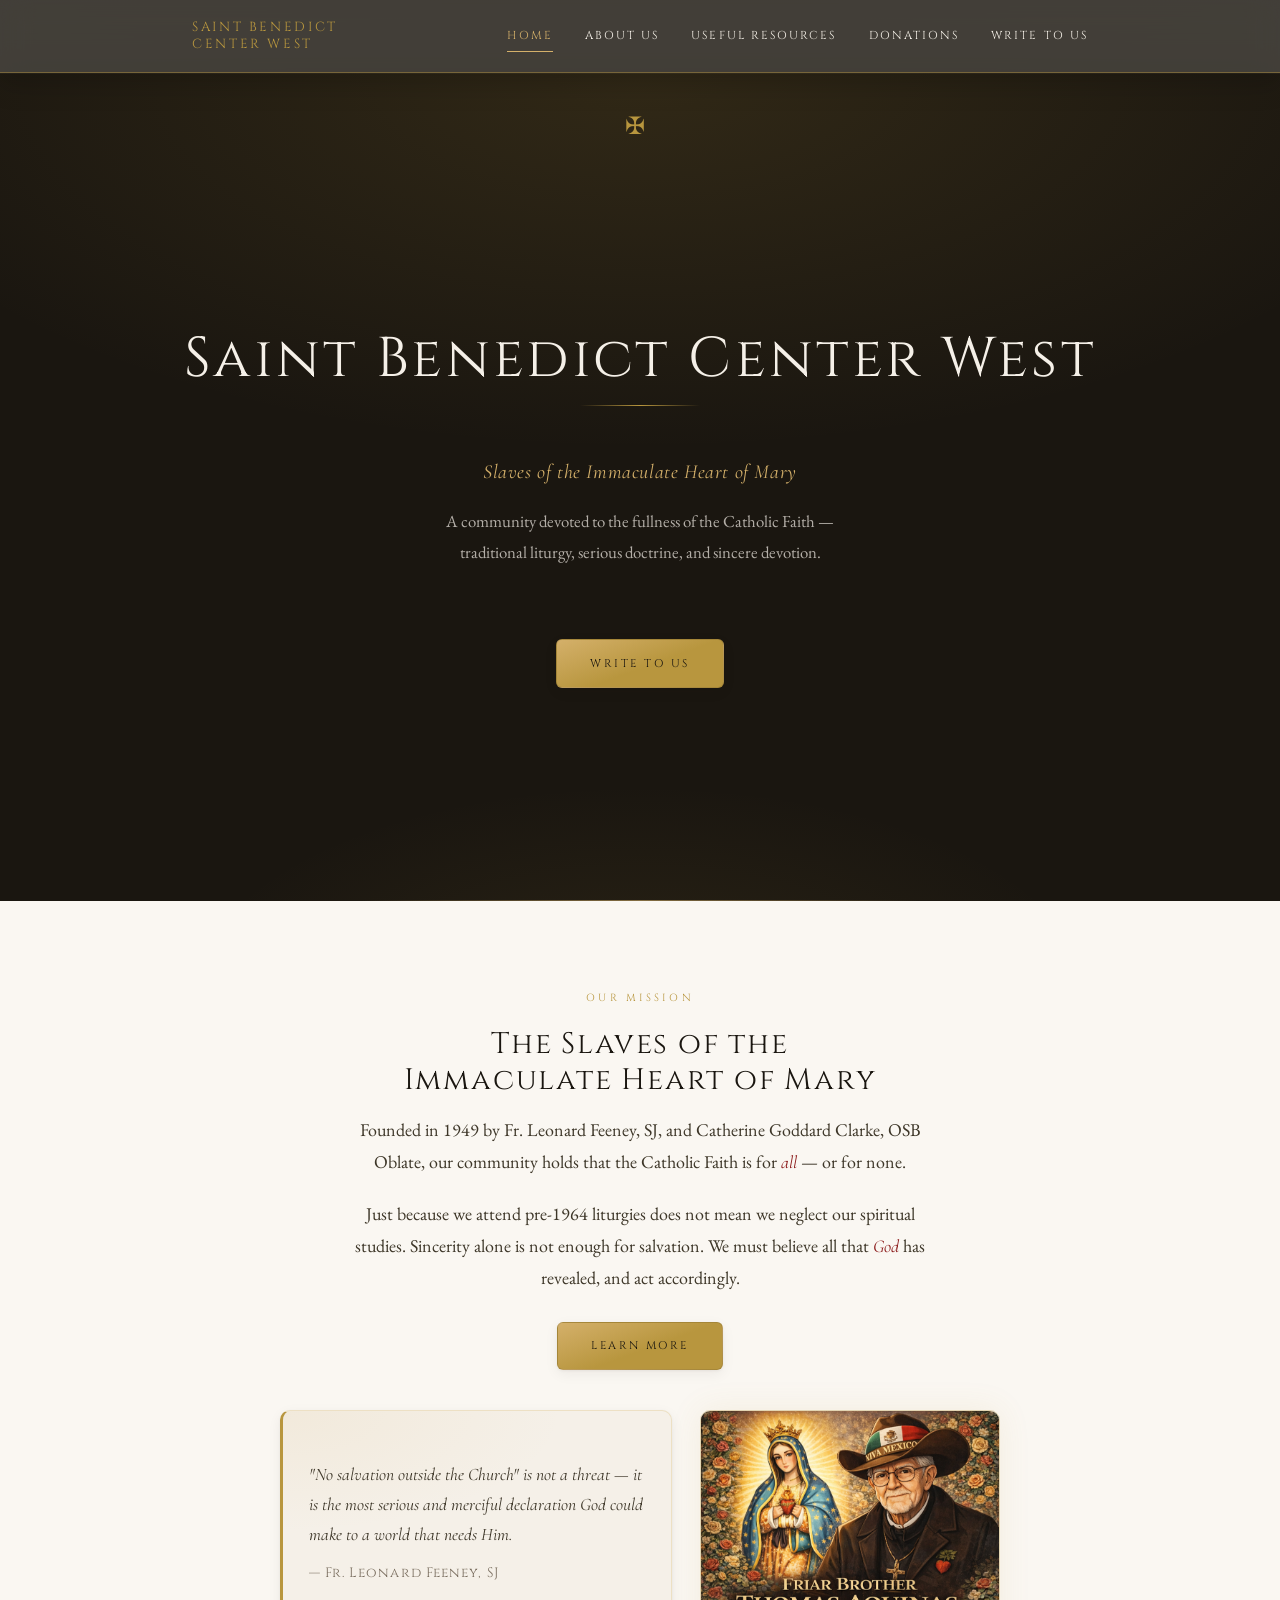
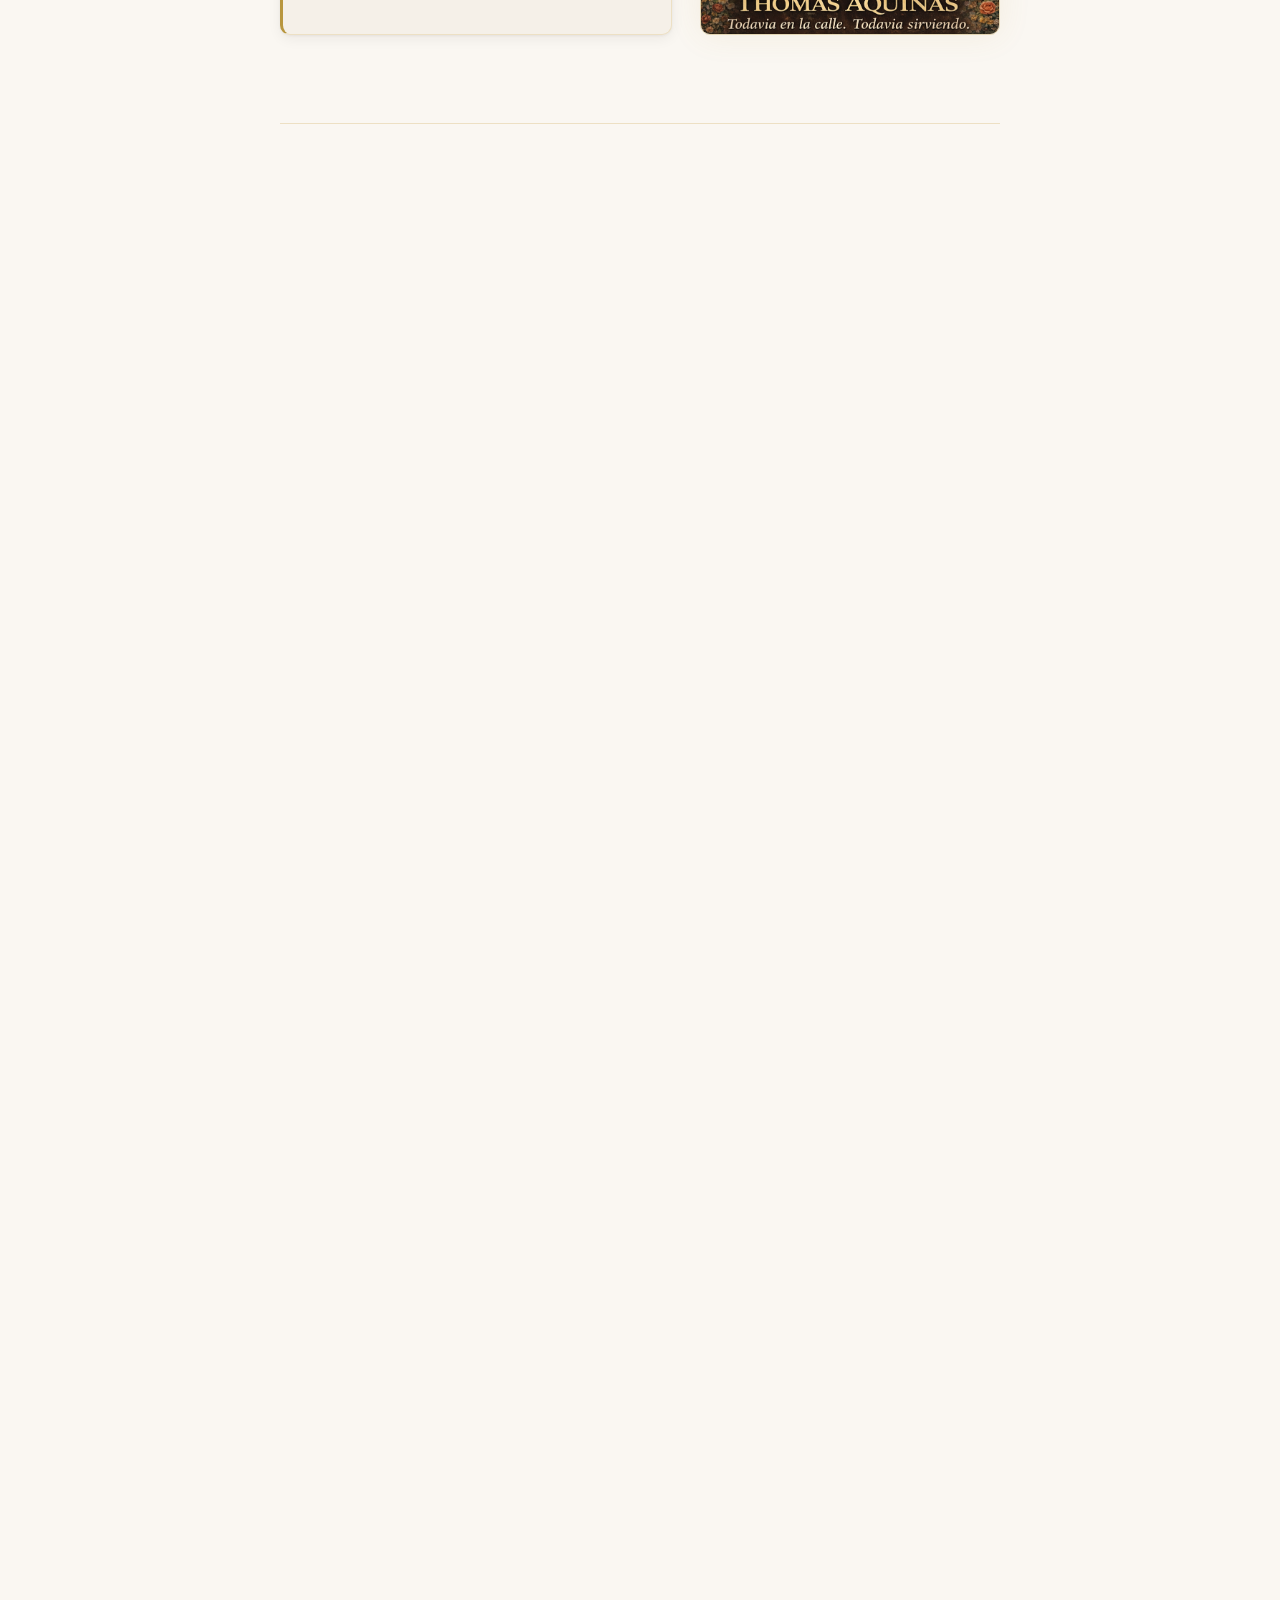
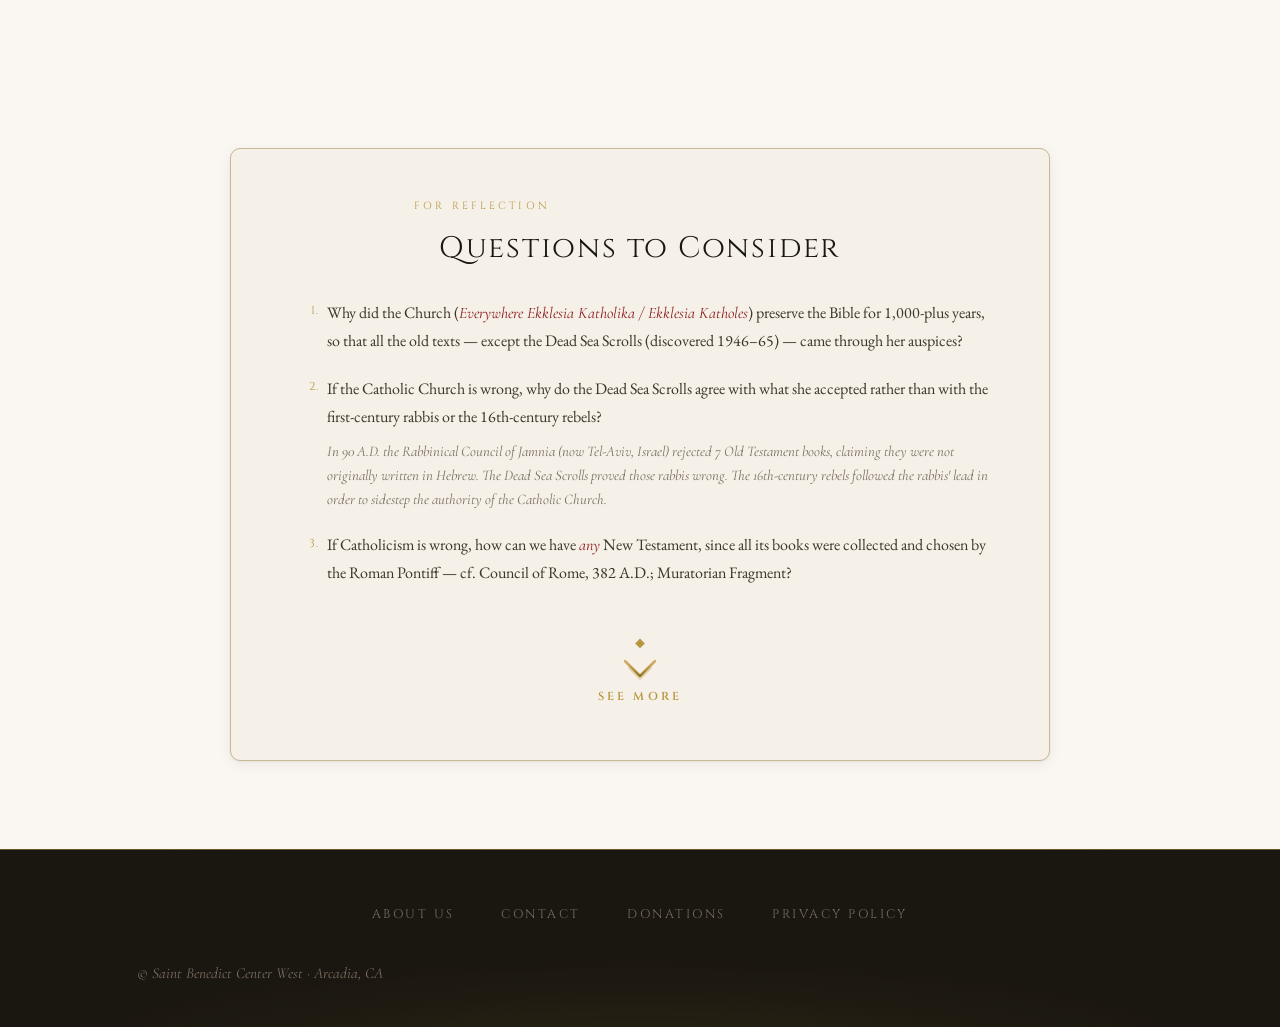
<file: index.html>
<!DOCTYPE html>
<html lang="en">
<head>
  <meta charset="utf-8">
  <title>Home — Saint Benedict Center West</title>
  <link rel="icon" type="img/png" href="templar_cross.png">
  <meta name="viewport" content="width=device-width, initial-scale=1.0">
  <link rel="stylesheet" href="style.css?v=2">
  <style>
    /* ── Hero ── */
    .site-hero {
      position: relative;
      background-color: var(--ink);
      background-image:
        radial-gradient(ellipse 100% 70% at 50% 0%, rgba(184,150,62,0.15) 0%, transparent 65%),
        radial-gradient(ellipse 55% 40% at 50% 112%, rgba(184,150,62,0.1) 0%, transparent 65%);
      padding: clamp(5.5rem, 12vw, 8.5rem) 2rem clamp(4rem, 9vw, 6rem);
      text-align: center;
      overflow: hidden;
      min-height: calc(100vh - var(--nav-height));
      min-height: calc(100svh - var(--nav-height));
      display: flex;
      flex-direction: column;
      align-items: center;
      justify-content: center;
    }

    .site-hero::before {
      content: '✠';
      position: absolute;
      top: 2rem;
      left: 50%;
      transform: translateX(-50%);
      color: var(--gold);
      font-size: 1.5rem;
      letter-spacing: 0.4em;
      animation: fadeIn 1.1s var(--ease) both;
    }

    .site-hero::after {
      content: '';
      position: absolute;
      left: 50%;
      bottom: 0;
      transform: translateX(-50%);
      width: min(560px, 80%);
      height: 1px;
      background: linear-gradient(90deg, transparent, rgba(212,176,106,0.55), transparent);
    }

    .site-hero h1 {
      color: var(--parchment);
      font-size: clamp(2rem, 6vw, 3.5rem);
      margin-bottom: 0.75rem;
      animation: fadeUp 0.9s var(--ease) both;
    }

    .site-hero .hero-body {
      animation: fadeUp 0.9s var(--ease) 0.15s both;
    }

    .site-hero .cta {
      animation: fadeUp 0.9s var(--ease) 0.3s both;
    }

    .site-hero .hero-subtitle {
      font-family: var(--font-italic);
      font-style: italic;
      color: var(--gold-light);
      font-size: clamp(1rem, 2.5vw, 1.25rem);
      margin-bottom: 1rem;
      letter-spacing: 0.03em;
    }

    .site-hero .hero-rule {
      width: 120px;
      height: 1px;
      background: linear-gradient(90deg, transparent, var(--gold), transparent);
      margin: 0 auto 3rem;
    }

    .site-hero p {
      color: rgba(245,240,232,0.7);
      max-width: 52ch;
      margin: 0 auto 2rem;
      font-size: 1.05rem;
      line-height: 1.8;
    }

    /* ── Hero body (centered) ── */
    .hero-body {
      max-width: 48ch;
      margin: 0 auto 2.5rem;
    }

    .combined-right h2 { margin-bottom: 1rem; }

    .combined-right p  { margin-bottom: 1.25rem; }

    /* ── Excerpts ── */
    .excerpt-block { max-width: none; }

    .excerpt-chapter {
      font-family: var(--font-display);
      font-size: 0.65rem;
      letter-spacing: 0.3em;
      text-transform: uppercase;
      color: var(--gold);
      margin-bottom: 0.75rem;
    }

    .excerpt-quote {
      border-left: 2px solid var(--gold-pale);
      padding: 0.4rem 0 0.4rem 1.25rem;
      font-family: var(--font-italic);
      font-style: italic;
      font-size: 1.1rem;
      color: var(--ink-soft);
      line-height: 1.8;
      max-width: none;
      transition: border-color 0.25s var(--ease);
    }

    .excerpt-block:hover .excerpt-quote { border-left-color: var(--gold); }

    .excerpt-ref {
      font-style: normal;
      font-family: var(--font-display);
      font-size: 0.78rem;
      letter-spacing: 0.06em;
      color: var(--ink-muted);
    }

    .quote-block {
      position: relative;
      border: 1px solid var(--gold-pale);
      border-left: 3px solid var(--gold);
      border-radius: var(--radius-md);
      padding: 1.4rem 1.6rem;
      background:
        radial-gradient(ellipse 120% 90% at 0% 0%, rgba(212,176,106,0.1) 0%, transparent 60%),
        var(--parchment);
      box-shadow: var(--shadow-sm);
      font-family: var(--font-italic);
      font-style: italic;
      font-size: 1.1rem;
      color: var(--ink-soft);
      line-height: 1.7;
    }
    .quote-block cite {
      display: block;
      margin-top: 0.75rem;
      font-size: 0.85rem;
      font-style: normal;
      font-family: var(--font-display);
      letter-spacing: 0.08em;
      color: var(--ink-muted);
    }

    .book-availability {
      margin-top: auto;
      padding-top: 3rem;
      max-width: none;
    }

    /* V1 styling, but 25% longer, centered horizontally in the middle of the
       screen regardless of the left/right text measure. Height stays fully
       automatic (content-driven). */
    .book-avail-inner {
      width: 70%;
      max-width: calc(100vw - 2.5rem); /* guard: never overflow the viewport */
      margin-left: auto;
      margin-right: auto;
      box-sizing: border-box;
      border: 1px solid var(--rule);
      border-radius: var(--radius-md);
      padding: 1.6rem 1.85rem;
      background:
        radial-gradient(ellipse 100% 70% at 50% 0%, rgba(212,176,106,0.09) 0%, transparent 65%),
        var(--parchment);
      box-shadow: var(--shadow-sm);
      transition: box-shadow 0.3s var(--ease), transform 0.3s var(--ease);
    }

    .book-avail-inner:hover {
      /* subtle lift that keeps the box dead-center on the x-axis */
      transform: translateY(-2px);
      box-shadow: var(--shadow-md);
    }

    .book-avail-title {
      font-size: 0.9rem;
      color: var(--ink-muted);
      margin-bottom: 0.3rem;
      max-width: none;
    }

    .book-avail-publisher {
      font-family: var(--font-display);
      font-size: 1rem;
      letter-spacing: 0.1em;
      color: var(--ink);
      margin-bottom: 0.4rem;
    }

    .book-avail-address {
      font-style: normal;
      font-family: var(--font-body);
      font-size: 0.92rem;
      color: var(--ink-soft);
      line-height: 1.7;
      margin-bottom: 1rem;
    }

    .book-avail-note {
      font-size: 0.92rem;
      color: var(--ink-muted);
      max-width: none;
      border-top: 1px solid var(--gold-pale);
      padding-top: 0.9rem;
      line-height: 1.7;
    }

    /* ── Friar portrait (below Feeney quote) ── */
    .friar-portrait {
      display: block;
      width: 100%;
      height: auto;
      object-fit: cover;
      margin-top: auto;
      border: 1px solid rgba(184,150,62,0.35);
      border-radius: var(--radius-md);
      box-shadow: 0 0 32px rgba(184,150,62,0.1);
      transition: box-shadow 0.35s var(--ease), transform 0.35s var(--ease);
    }

    .friar-portrait:hover {
      transform: translateY(-3px);
      box-shadow: 0 12px 44px rgba(184,150,62,0.2);
    }

    /* ── Questions Section ── */
    .questions-section { background: var(--cream); }

    .questions-frame {
      border: 1px solid var(--rule);
      border-radius: var(--radius-md);
      background: var(--parchment);
      box-shadow: var(--shadow-sm);
      padding: 3rem 3.5rem;
      max-width: 820px;
      margin: 0 auto;
    }

    @media (max-width: 680px) {
      .questions-frame { padding: 2rem 1.5rem; }
    }

    .questions-list {
      list-style: none;
      counter-reset: q-counter;
      display: flex;
      flex-direction: column;
      gap: 1.25rem;
    }

    .questions-list li {
      counter-increment: q-counter;
      position: relative;
      padding-left: 2.5rem;
      color: var(--ink-soft);
      font-size: 1rem;
      line-height: 1.75;
      max-width: none;
      transition: color 0.25s var(--ease);
    }

    .questions-list li:hover { color: var(--ink); }

    .questions-list li::before {
      content: counter(q-counter) ".";
      position: absolute;
      left: 0;
      top: 0.15rem;
      width: 2rem;
      text-align: right;
      font-family: var(--font-display);
      font-size: 0.72rem;
      letter-spacing: 0.1em;
      color: var(--gold);
    }

    .question-note {
      display: block;
      margin-top: 0.5rem;
      font-family: var(--font-italic);
      font-style: italic;
      font-size: 0.92rem;
      color: var(--ink-muted);
      line-height: 1.65;
    }

    /* ── QR Codes ── */
    .qr-row {
      display: flex;
      gap: 4rem;
      justify-content: center;
      align-items: flex-start;
    }
    .qr-item {
      display: flex;
      flex-direction: column;
      align-items: center;
      gap: 0.9rem;
    }
    .qr-item img {
      width: 240px;
      height: 240px;
      object-fit: contain;
      display: block;
      background: #fff;
      padding: 10px;
      border: 1px solid var(--rule);
      border-radius: var(--radius-md);
      box-shadow: 0 4px 24px rgba(0,0,0,0.08);
      transition: box-shadow 0.35s var(--ease), transform 0.35s var(--ease);
    }

    .qr-item:hover img {
      transform: translateY(-4px);
      box-shadow: var(--shadow-gold);
    }
    .qr-label {
      font-family: var(--font-display);
      font-size: 0.72rem;
      letter-spacing: 0.25em;
      text-transform: uppercase;
      color: var(--gold);
      text-align: center;
    }
    @media (max-width: 680px) {
      .qr-row { gap: 2rem; }
      .qr-item img { width: 160px; height: 160px; }
    }
    @media (max-width: 420px) {
      .qr-row { flex-direction: column; align-items: center; }
    }
  
    /* ── Slaves part (Our Mission → Learn More), centered ── */
    .slaves-part {
      max-width: 720px;
      margin: 0 auto;
      text-align: center;
    }
    .slaves-part p {
      margin-left: auto;
      margin-right: auto;
      margin-bottom: 1.25rem;
    }
    .slaves-part h2 { margin-bottom: 1rem; }

    /* ── Feeney quote + friar portrait row (quote left, portrait right) ──
           align-items: stretch makes the quote-block the same height as the
           portrait; the portrait gets a fixed reserved width so the quote
           isn't squeezed narrow by the unscaled intrinsic image size.        */
    .feeney-row {
      display: flex;
      gap: 1.75rem;
      align-items: stretch;
      margin-top: 2.5rem;
      text-align: left;
    }
    .feeney-row .quote-block {
      flex: 1 1 0%;
      margin-top: 0;
      box-sizing: border-box;
      display: flex;
      flex-direction: column;
      justify-content: center;
    }
    .feeney-row .quote-block > * { max-width: none; }
    .feeney-row .friar-portrait {
      flex: 0 0 300px;
      max-width: 300px;
      margin-top: 0;
      align-self: center;
    }

    @media (max-width: 680px) {
      .feeney-row {
        flex-direction: column;
        align-items: center;
        gap: 1.5rem;
      }
      .feeney-row .friar-portrait {
        order: -1;
        margin-top: 0;
        max-width: 340px;
        align-self: auto;
      }
      .feeney-row .quote-block { width: 100%; }
    }

    /* ── Questions: clamp to first 3 ── */
    .questions-list.clamped li:nth-child(n+4) { display: none; }
    .questions-list, #book-avail-note { transition: opacity 0.3s var(--ease); }
    .questions-list.is-fading, #book-avail-note.is-fading { opacity: 0; }

    /* ── See more / unroll toggle ── */
    .see-more-toggle {
      display: flex;
      flex-direction: column;
      align-items: center;
      gap: 0.2rem;
      margin: 2.25rem auto 0;
      padding: 0.5rem 1rem;
      background: none;
      border: none;
      cursor: pointer;
      font-family: var(--font-display);
    }
    .see-more-toggle .see-more-arrow {
      display: block;
      transition: transform 0.45s var(--ease);
    }
    .see-more-toggle[aria-expanded="true"] .see-more-arrow { transform: rotate(180deg); }
    .see-more-toggle:hover .see-more-arrow {
      transform: translateY(3px);
      filter: drop-shadow(0 0 6px rgba(184,150,62,0.45));
    }
    .see-more-toggle[aria-expanded="true"]:hover .see-more-arrow { transform: rotate(180deg) translateY(3px); }
    .see-more-text {
      font-family: var(--font-display);
      font-size: 0.72rem;
      font-weight: 600;
      letter-spacing: 0.28em;
      text-transform: uppercase;
      color: var(--gold);
      transition: color 0.25s var(--ease);
    }
    .see-more-toggle:hover .see-more-text { color: var(--gold-light); }

    /* Book availability "see more": mobile-only. On desktop the note is
       always visible and the toggle is never shown. */
    .book-avail-toggle { display: none; }
    @media (max-width: 640px) {
      .book-avail-inner { width: 100%; }
      .book-avail-toggle { display: flex; margin-top: 1.4rem; }
      .book-avail-toggle .see-more-arrow { width: 36px; height: 40px; }
      #book-avail-note:not(.is-open) { display: none; }
    }

    /* ── Scroll choreography (index only; hidden state applied by JS) ── */
    .scroll-part--hidden {
      opacity: 0;
      transform: translateX(-56px);
    }
    .scroll-part--visible {
      opacity: 1;
      transform: none;
      transition: opacity 0.85s var(--ease), transform 0.85s var(--ease);
    }
    .scroll-part--leaving {
      opacity: 0;
      transition: opacity 0.5s ease, transform 0.5s ease;
    }
    @media (prefers-reduced-motion: reduce) {
      section.scroll-part--hidden,
      section.scroll-part--visible,
      section.scroll-part--leaving { opacity: 1 !important; transform: none !important; }
    }
  </style>
</head>
<body>

  <header>
    <nav>
      <a class="nav-brand" href="index.html">Saint Benedict<br>Center West</a>
      <div>
        <a href="index.html" aria-current="page"><span class="nav-label">Home</span><svg class="nav-icon" viewBox="0 0 24 24" fill="none" stroke="currentColor" stroke-width="1.5" stroke-linecap="round" stroke-linejoin="round" aria-hidden="true"><path d="M4.5 10.5 12 4l7.5 6.5"/><path d="M6.5 9v9.5h11V9"/><path d="M10 18.5v-4.5h4v4.5"/></svg></a>
        <a href="about-us.html"><span class="nav-label">About Us</span><span class="nav-icon nav-icon--text" aria-hidden="true">SB</span></a>
        <a href="news.html"><span class="nav-label">USEFUL RESOURCES</span><svg class="nav-icon" viewBox="0 0 24 24" fill="none" stroke="currentColor" stroke-width="1.5" stroke-linecap="round" stroke-linejoin="round" aria-hidden="true"><path d="M12 6.5C10.4 5 8.2 4.3 5.5 4.3c-.7 0-1.3.05-1.8.15v13.6c.5-.1 1.1-.15 1.8-.15 2.7 0 4.9.7 6.5 2.2 1.6-1.5 3.8-2.2 6.5-2.2.7 0 1.3.05 1.8.15V4.45c-.5-.1-1.1-.15-1.8-.15-2.7 0-4.9.7-6.5 2.2Z"/><path d="M12 6.5v13.6"/></svg></a>
        <a href="donations.html"><span class="nav-label">Donations</span><svg class="nav-icon" viewBox="0 0 24 24" fill="none" stroke="currentColor" stroke-width="1.5" stroke-linecap="round" stroke-linejoin="round" aria-hidden="true"><path d="M12 10.9c-.7-.9-2.1-2.6-2.1-3.8 0-1 .8-1.9 1.8-1.9.8 0 1.3.4 1.6.9.3-.5.9-.9 1.6-.9 1 0 1.8.8 1.8 1.9 0 1.2-1.4 2.9-2.1 3.8l-1.3 1.4Z"/><path d="M11 14h2a2 2 0 1 0 0-4h-3c-.6 0-1.1.2-1.4.6L3 16"/><path d="m7 20 1.6-1.4c.3-.4.8-.6 1.4-.6h4c1.1 0 2.1-.4 2.8-1.2l4.6-4.4a2 2 0 0 0-2.5-2.9L14.5 12"/></svg></a>
        <a href="contact.html"><span class="nav-label">Write to Us</span><svg class="nav-icon" viewBox="0 0 24 24" fill="none" stroke="currentColor" stroke-width="1.5" stroke-linecap="round" stroke-linejoin="round" aria-hidden="true"><rect x="3.5" y="5.5" width="17" height="13" rx="1"/><path d="m4 7 8 6.4L20 7"/></svg></a>
      </div>
    </nav>
  </header>

  <div class="site-hero">
    <h1>Saint Benedict Center West</h1>
    <div class="hero-rule"></div>
    <div class="hero-body">
      <p class="hero-subtitle">Slaves of the Immaculate Heart of Mary</p>
      <p>A community devoted to the fullness of the Catholic Faith — traditional liturgy, serious doctrine, and sincere devotion.</p>
    </div>
    <a href="contact.html" class="cta">Write to Us</a>
  </div>

  <main>
    <section class="slaves-part">
        <!-- Mission -->
        <div class="slaves-inner">
          <p class="section-label">Our Mission</p>
          <h2>The Slaves of the Immaculate Heart of Mary</h2>
          <p>Founded in 1949 by Fr. Leonard Feeney, SJ, and Catherine Goddard Clarke, OSB Oblate, our community holds that the Catholic Faith is for <em>all</em> — or for none.</p>
          <p>Just because we attend pre-1964 liturgies does not mean we neglect our spiritual studies. Sincerity alone is not enough for salvation. We must believe all that <em>God</em> has revealed, and act accordingly.</p>
          <a href="about-us.html" class="cta" style="margin-top:0.5rem; display:inline-block;">Learn More</a>

        </div><!-- /slaves-inner -->

        <div class="feeney-row">
          <blockquote class="quote-block">
            "No salvation outside the Church" is not a threat — it is the most serious and merciful declaration God could make to a world that needs Him.
            <cite>— Fr. Leonard Feeney, SJ</cite>
          </blockquote>

          <img src="friar-thomas-aquinas.png"
               alt="Friar Brother Thomas Aquinas — Todavia en la calle. Todavia sirviendo."
               class="friar-portrait">
        </div><!-- /feeney-row -->
    </section>

    <!-- Bread of Life excerpts -->
    <section class="combined-right">
          <p class="section-label">Bread of Life</p>
          <h2>From the Book</h2>

          <div class="excerpt-block">
            <div class="excerpt-chapter">Chapter 8</div>
            <blockquote class="excerpt-quote">
              "A real Catholic says that the challenge of salvation is absolute, whether the statistics please you or not. Some statistics say that there are three hundred and seventy-five million Catholics in the world. I doubt if the number is that high, but by pushing figures you might get within sight of it. When I was in the seminary, the conjectured number was about three hundred and thirty-five million."
            </blockquote>
            <blockquote class="excerpt-quote" style="margin-top: 1.25rem;">
              "Saying fast that there is no salvation outside the Church, and then adding that sincerity outside the Church is salvation within the Church, is the most diabolical double-talk ever uttered in the name of religious teaching!"
            </blockquote>
          </div>

          <div class="excerpt-block" style="margin-top: 1.75rem;">
            <div class="excerpt-chapter">Chapter 11</div>
            <blockquote class="excerpt-quote">
              "What doth it profit a man, if he gain the whole world, and suffer the loss of his own soul?" <span class="excerpt-ref">(Matt. 16:26)</span> I think that this statement of Our Lord's is strong enough to imply in its challenge: "What good does it do if everybody gets into Heaven, if you do not get in?"
            </blockquote>
          </div>

          <div class="book-availability">
            <div class="book-avail-inner">
              <p class="book-avail-title"><em>Bread of Life</em> is available from</p>
              <p class="book-avail-publisher">Manicipia Press</p>
              <address class="book-avail-address">
                Box 1000 · Harvard, MA 01451<br>
                978-456-8296 ·
                <a href="https://www.saintbenedict.com" target="_blank" rel="noopener">saintbenedict.com</a>
              </address>
              <div id="book-avail-note">
                <p class="book-avail-note">The book has gone through several editions; the page number is not always the same. You have the chapter numbers, and you should go through <em>all</em> of them "with a fine-toothed comb."</p>
              </div>
              <button type="button" class="see-more-toggle book-avail-toggle" aria-expanded="false" aria-controls="book-avail-note" title="Show the note about editions">
                <svg class="see-more-arrow" viewBox="0 0 48 54" width="48" height="54" fill="none" xmlns="http://www.w3.org/2000/svg" aria-hidden="true">
                  <defs>
                    <linearGradient id="arrow-gold-avail" x1="0" y1="0" x2="0" y2="1">
                      <stop offset="0" stop-color="#d4b06a"/>
                      <stop offset="0.55" stop-color="#b8963e"/>
                      <stop offset="1" stop-color="#8f722a"/>
                    </linearGradient>
                  </defs>
                  <line x1="24" y1="2" x2="24" y2="34" stroke="url(#arrow-gold-avail)" stroke-width="1.4"/>
                  <rect x="20.6" y="9" width="6.8" height="6.8" transform="rotate(45 24 12.4)" fill="#b8963e"/>
                  <path d="M9 30 L24 45 L39 30" stroke="url(#arrow-gold-avail)" stroke-width="2.5" fill="none" stroke-linecap="round" stroke-linejoin="round"/>
                  <path d="M13 37 L24 48 L35 37" stroke="#d4b06a" stroke-width="1.6" fill="none" stroke-linecap="round" stroke-linejoin="round" opacity="0.55"/>
                </svg>
                <span class="see-more-text">See more</span>
              </button>
            </div>
          </div>
    </section>

    <!-- ── QR Codes ── -->
    <section class="qr-part" style="text-align:center;">
      <p class="section-label" style="text-align:center;">Support Our Work</p>
      <h2 style="margin-bottom: 2rem;">Donate</h2>
      <div class="qr-row">
        <div class="qr-item">
          <img src="donate-qr.png" alt="QR code — Donate to St. Benedict Center West via PayPal">
          <span class="qr-label">PayPal</span>
        </div>
        <div class="qr-item">
          <img src="zelle-qr.png" alt="QR code — Zelle: Saint Benedict Center West / st-benedict-center-west">
          <span class="qr-label">Zelle</span>
        </div>
      </div>
    </section>

    <!-- ── Questions to Consider ── -->
    <section class="questions-section">
      <div class="questions-frame">
        <p class="section-label" style="text-align:center;">For Reflection</p>
        <h2 style="text-align:center; margin-bottom: 2rem;">Questions to Consider</h2>
        <ol class="questions-list clamped" id="questions-list">
          <li>Why did the Church (<em>Everywhere Ekklesia Katholika / Ekklesia Katholes</em>) preserve the Bible for 1,000-plus years, so that all the old texts — except the Dead Sea Scrolls (discovered 1946–65) — came through her auspices?</li>
          <li>If the Catholic Church is wrong, why do the Dead Sea Scrolls agree with what she accepted rather than with the first-century rabbis or the 16th-century rebels? <span class="question-note">In 90 A.D. the Rabbinical Council of Jamnia (now Tel-Aviv, Israel) rejected 7 Old Testament books, claiming they were not originally written in Hebrew. The Dead Sea Scrolls proved those rabbis wrong. The 16th-century rebels followed the rabbis' lead in order to sidestep the authority of the Catholic Church.</span></li>
          <li>If Catholicism is wrong, how can we have <em>any</em> New Testament, since all its books were collected and chosen by the Roman Pontiff — cf. Council of Rome, 382 A.D.; Muratorian Fragment?</li>
          <li>Why did the protest giving its name to Protestantism — the historical nickname of the Bible-only error held by the 16th-century rebels — include these words: <em>"We could not, in good conscience, let anyone decide — for himself — what Church he will attend?"</em></li>
          <li>Since every old rite — in or out of communion with Rome — takes <em>"This is My Body… Blood"</em> (Matt. 26:26–28) literally, can anyone think Protestants are right to deny this?</li>
          <li>Where, in the Bible, does it say <em>Saved by Faith Alone?</em> Nowhere. Cf. James 2:26; Philippians 2:12.</li>
          <li>Where does the Bible call itself the sole rule of Faith? Nowhere.</li>
          <li>Where does the Bible say which books comprise the Bible? Nowhere.</li>
          <li>Why does the Bible say nothing about "taking Christ as personal savior," but <em>does</em> speak of Christ as Savior of His Body? Cf. Ephesians 5:23.</li>
          <li>Christ gave Peter authority (Matt. 16:18–20). Where did Luther, Calvin, and others get <em>their</em> authority?</li>
          <li>Into how many sects must Protestantism divide before proving itself unable to show how Christians are identified?</li>
          <li>How can we have God for Our Father, without Mary for Our Mother?</li>
          <li>Why is the Church so important? Cf. Matt. 18:17.</li>
          <li>Which came first — Church or Bible? <span class="question-note">The Children of Israel existed before Moses wrote the first 5 Old Testament books. The Catholic Church existed 10 years before Matthew wrote the first line of the New Testament.</span></li>
        </ol>

        <button type="button" id="questions-toggle" class="see-more-toggle" aria-expanded="false" aria-controls="questions-list" title="Show the remaining questions">
          <svg class="see-more-arrow" viewBox="0 0 48 54" width="48" height="54" fill="none" xmlns="http://www.w3.org/2000/svg" aria-hidden="true">
            <defs>
              <linearGradient id="arrow-gold" x1="0" y1="0" x2="0" y2="1">
                <stop offset="0" stop-color="#d4b06a"/>
                <stop offset="0.55" stop-color="#b8963e"/>
                <stop offset="1" stop-color="#8f722a"/>
              </linearGradient>
            </defs>
            <line x1="24" y1="2" x2="24" y2="34" stroke="url(#arrow-gold)" stroke-width="1.4"/>
            <rect x="20.6" y="9" width="6.8" height="6.8" transform="rotate(45 24 12.4)" fill="#b8963e"/>
            <path d="M9 30 L24 45 L39 30" stroke="url(#arrow-gold)" stroke-width="2.5" fill="none" stroke-linecap="round" stroke-linejoin="round"/>
            <path d="M13 37 L24 48 L35 37" stroke="#d4b06a" stroke-width="1.6" fill="none" stroke-linecap="round" stroke-linejoin="round" opacity="0.55"/>
          </svg>
          <span class="see-more-text">See more</span>
        </button>
      </div>
    </section>

  </main>

  <footer>
    <div>
      <a href="about-us.html">About Us</a>
      <a href="contact.html">Contact</a>
      <a href="donations.html">Donations</a>
      <a href="privacy-policy.html">Privacy Policy</a>
    </div>
    <p class="footer-copy">© Saint Benedict Center West · Arcadia, CA</p>
  </footer>

  <script>
  (function () {
    var reduced = window.matchMedia('(prefers-reduced-motion: reduce)').matches;

    /* ── See more / unroll toggle ── */
    var toggle = document.getElementById('questions-toggle');
    var qlist  = document.getElementById('questions-list');
    if (toggle && qlist) {
      var label = toggle.querySelector('.see-more-text');
      toggle.addEventListener('click', function () {
        var expanding = qlist.classList.contains('clamped');
        toggle.setAttribute('aria-expanded', String(expanding));
        var swap = function () {
          qlist.classList.toggle('clamped', !expanding);
          qlist.classList.remove('is-fading');
        };
        if (reduced) { swap(); }
        else { qlist.classList.add('is-fading'); setTimeout(swap, 300); }
        label.textContent = expanding ? 'See less' : 'See more';
        toggle.title = expanding ? 'Collapse the list' : 'Show the remaining questions';
      });
    }

    /* ── Book availability note toggle (mobile-only; same look & fade) ── */
    var availToggle = document.querySelector('.book-avail-toggle');
    var availNote   = document.getElementById('book-avail-note');
    if (availToggle && availNote) {
      var availLabel = availToggle.querySelector('.see-more-text');
      availToggle.addEventListener('click', function () {
        var expanding = !availNote.classList.contains('is-open');
        availToggle.setAttribute('aria-expanded', String(expanding));
        var swap = function () {
          availNote.classList.toggle('is-open', expanding);
          /* force reflow so the opacity transition restarts cleanly */
          void availNote.offsetWidth;
          availNote.classList.remove('is-fading');
        };
        if (reduced) { swap(); }
        else { availNote.classList.add('is-fading'); setTimeout(swap, 300); }
        availLabel.textContent = expanding ? 'See less' : 'See more';
        availToggle.title = expanding ? 'Hide the note about editions' : 'Show the note about editions';
      });
    }

    if (reduced) return;

    /* ── Scroll choreography: leaving part fades away,
          entering part fades in sliding from the left (JS-only hidden state) ── */
    var parts = Array.prototype.slice.call(document.querySelectorAll('main > section'));
    if (!parts.length || !('IntersectionObserver' in window)) return;

    var DELAY = 120;
    parts.forEach(function (p, i) {
      p.classList.add('scroll-part');
      p.classList.add('scroll-part--hidden');
      p.dataset.stagger = Math.min(i * DELAY, 480);
    });

    var reveal = function (el) {
      if (!el.classList.contains('scroll-part--hidden')) return;
      el.style.transitionDelay = el.dataset.stagger + 'ms';
      el.classList.remove('scroll-part--hidden', 'scroll-part--leaving');
      el.classList.add('scroll-part--visible');
    };
    var conceal = function (el) {
      el.style.transitionDelay = '0ms';
      el.classList.remove('scroll-part--visible', 'scroll-part--leaving');
      el.classList.add('scroll-part--hidden');
    };

    var boot = function () {
      if (!('IntersectionObserver' in window)) {
        parts.forEach(function (p) { p.classList.remove('scroll-part--hidden'); });
        return;
      }
      var io = new IntersectionObserver(function (entries) {
        entries.forEach(function (entry) {
          if (entry.isIntersecting) reveal(entry.target);
        });
      }, { threshold: 0.18, rootMargin: '0px 0px -8% 0px' });
      parts.forEach(function (p) { io.observe(p); });

      /* Fade out sections that have left the top of the viewport */
      var LEAVE_RATIO = 0.6;
      var onScroll = function () {
        var vh = window.innerHeight || document.documentElement.clientHeight;
        parts.forEach(function (p) {
          var r = p.getBoundingClientRect();
          var goneUp = r.bottom < vh * (1 - LEAVE_RATIO) && r.bottom > -r.height;
          if (goneUp) {
            if (p.classList.contains('scroll-part--visible')) {
              p.style.transitionDelay = '0ms';
              p.classList.remove('scroll-part--visible');
              p.classList.add('scroll-part--leaving');
            }
          } else if (p.classList.contains('scroll-part--leaving')) {
            if (r.top < vh) {
              p.style.transitionDelay = '0ms';
              p.classList.remove('scroll-part--leaving');
              p.classList.add('scroll-part--visible');
            } else {
              conceal(p);
            }
          }
        });
      };
      var ticking = false;
      window.addEventListener('scroll', function () {
        if (!ticking) {
          ticking = true;
          setTimeout(function () { onScroll(); ticking = false; }, 90);
        }
      }, { passive: true });
      onScroll();
    };

    if (window.requestAnimationFrame) {
      requestAnimationFrame(function () { requestAnimationFrame(boot); });
    } else {
      boot();
    }
  })();
  </script>
</body>
</html>
</file>
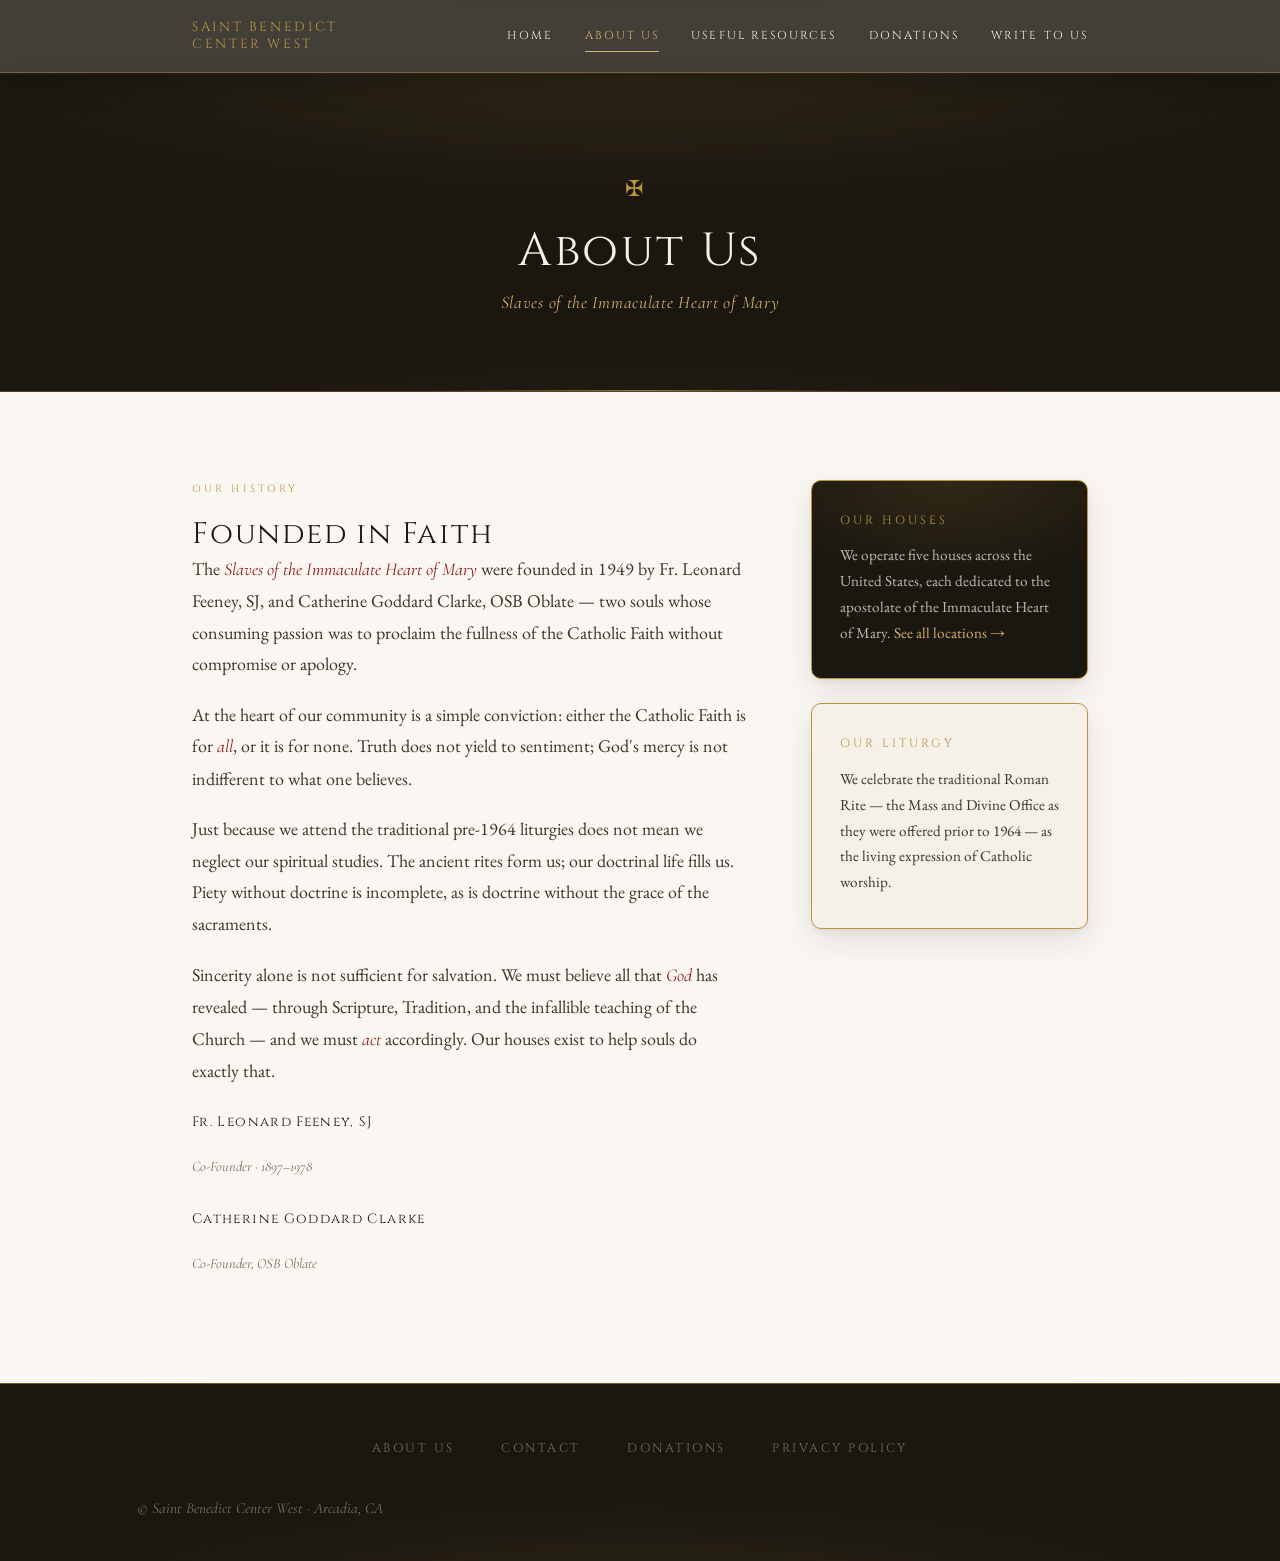
<file: about-us.html>
<!DOCTYPE html>
<html lang="en">
<head>
  <meta charset="utf-8">
  <title>About Us — Saint Benedict Center West</title>
  <link rel="icon" type="img/png" href="templar_cross.png">
  <meta name="viewport" content="width=device-width, initial-scale=1.0">
  <link rel="stylesheet" href="style.css">
  <style>
    .about-grid {
      display: grid;
      grid-template-columns: 2fr 1fr;
      gap: 4rem;
      align-items: start;
    }
    @media (max-width: 680px) {
      .about-grid { grid-template-columns: 1fr; gap: 2.5rem; }
    }

    .about-grid p { margin-bottom: 1.2rem; }

    .sidebar-card {
      background:
        radial-gradient(ellipse 120% 80% at 50% 0%, rgba(184,150,62,0.14) 0%, transparent 65%),
        var(--ink);
      padding: 2rem 1.75rem;
      border: 1px solid var(--gold);
      border-radius: var(--radius-md);
      box-shadow: var(--shadow-md);
      color: var(--parchment);
      transition: transform 0.3s var(--ease), box-shadow 0.3s var(--ease);
    }

    .sidebar-card:hover {
      transform: translateY(-2px);
      box-shadow: var(--shadow-gold);
    }
    .sidebar-card h3 {
      color: var(--gold);
      font-size: 0.75rem;
      letter-spacing: 0.25em;
      text-transform: uppercase;
      margin-bottom: 1rem;
    }
    .sidebar-card p {
      color: rgba(245,240,232,0.75);
      font-size: 0.95rem;
      max-width: none;
      line-height: 1.7;
      margin-bottom: 0;
    }
    .sidebar-card a { color: var(--gold-light); }

    .founders {
      display: flex;
      flex-direction: column;
      gap: 0.6rem;
      margin-top: 1.5rem;
    }
    .founder-name {
      font-family: var(--font-display);
      font-size: 0.85rem;
      letter-spacing: 0.1em;
      color: var(--ink);
    }
    .founder-role {
      font-family: var(--font-italic);
      font-style: italic;
      color: var(--ink-muted);
      font-size: 0.9rem;
    }
  </style>
</head>
<body>

  <header>
    <nav>
      <a class="nav-brand" href="index.html">Saint Benedict<br>Center West</a>
      <div>
        <a href="index.html"><span class="nav-label">Home</span><svg class="nav-icon" viewBox="0 0 24 24" fill="none" stroke="currentColor" stroke-width="1.5" stroke-linecap="round" stroke-linejoin="round" aria-hidden="true"><path d="M4.5 10.5 12 4l7.5 6.5"/><path d="M6.5 9v9.5h11V9"/><path d="M10 18.5v-4.5h4v4.5"/></svg></a>
        <a href="about-us.html" aria-current="page"><span class="nav-label">About Us</span><span class="nav-icon nav-icon--text" aria-hidden="true">SB</span></a>
        <a href="news.html"><span class="nav-label">USEFUL RESOURCES</span><svg class="nav-icon" viewBox="0 0 24 24" fill="none" stroke="currentColor" stroke-width="1.5" stroke-linecap="round" stroke-linejoin="round" aria-hidden="true"><path d="M12 6.5C10.4 5 8.2 4.3 5.5 4.3c-.7 0-1.3.05-1.8.15v13.6c.5-.1 1.1-.15 1.8-.15 2.7 0 4.9.7 6.5 2.2 1.6-1.5 3.8-2.2 6.5-2.2.7 0 1.3.05 1.8.15V4.45c-.5-.1-1.1-.15-1.8-.15-2.7 0-4.9.7-6.5 2.2Z"/><path d="M12 6.5v13.6"/></svg></a>
        <a href="donations.html"><span class="nav-label">Donations</span><svg class="nav-icon" viewBox="0 0 24 24" fill="none" stroke="currentColor" stroke-width="1.5" stroke-linecap="round" stroke-linejoin="round" aria-hidden="true"><path d="M12 10.9c-.7-.9-2.1-2.6-2.1-3.8 0-1 .8-1.9 1.8-1.9.8 0 1.3.4 1.6.9.3-.5.9-.9 1.6-.9 1 0 1.8.8 1.8 1.9 0 1.2-1.4 2.9-2.1 3.8l-1.3 1.4Z"/><path d="M11 14h2a2 2 0 1 0 0-4h-3c-.6 0-1.1.2-1.4.6L3 16"/><path d="m7 20 1.6-1.4c.3-.4.8-.6 1.4-.6h4c1.1 0 2.1-.4 2.8-1.2l4.6-4.4a2 2 0 0 0-2.5-2.9L14.5 12"/></svg></a>
        <a href="contact.html"><span class="nav-label">Write to Us</span><svg class="nav-icon" viewBox="0 0 24 24" fill="none" stroke="currentColor" stroke-width="1.5" stroke-linecap="round" stroke-linejoin="round" aria-hidden="true"><rect x="3.5" y="5.5" width="17" height="13" rx="1"/><path d="m4 7 8 6.4L20 7"/></svg></a>
      </div>
    </nav>
  </header>

  <div class="page-hero">
    <div class="cross">✠</div>
    <h1>About Us</h1>
    <p class="subtitle">Slaves of the Immaculate Heart of Mary</p>
  </div>

  <main>
    <section>
      <div class="about-grid">
        <div>
          <p class="section-label">Our History</p>
          <h2>Founded in Faith</h2>

          <p>The <em>Slaves of the Immaculate Heart of Mary</em> were founded in 1949 by Fr. Leonard Feeney, SJ, and Catherine Goddard Clarke, OSB Oblate — two souls whose consuming passion was to proclaim the fullness of the Catholic Faith without compromise or apology.</p>

          <p>At the heart of our community is a simple conviction: either the Catholic Faith is for <em>all</em>, or it is for none. Truth does not yield to sentiment; God's mercy is not indifferent to what one believes.</p>

          <p>Just because we attend the traditional pre-1964 liturgies does not mean we neglect our spiritual studies. The ancient rites form us; our doctrinal life fills us. Piety without doctrine is incomplete, as is doctrine without the grace of the sacraments.</p>

          <p>Sincerity alone is not sufficient for salvation. We must believe all that <em>God</em> has revealed — through Scripture, Tradition, and the infallible teaching of the Church — and we must <em>act</em> accordingly. Our houses exist to help souls do exactly that.</p>

          <div class="founders">
            <div>
              <p class="founder-name">Fr. Leonard Feeney, SJ</p>
              <p class="founder-role">Co-Founder · 1897–1978</p>
            </div>
            <div>
              <p class="founder-name">Catherine Goddard Clarke</p>
              <p class="founder-role">Co-Founder, OSB Oblate</p>
            </div>
          </div>
        </div>

        <div>
          <div class="sidebar-card">
            <h3>Our Houses</h3>
            <p>We operate five houses across the United States, each dedicated to the apostolate of the Immaculate Heart of Mary. <a href="contact.html">See all locations →</a></p>
          </div>
          <div class="sidebar-card" style="margin-top:1.5rem; background:var(--parchment); color:var(--ink);">
            <h3 style="color:var(--gold);">Our Liturgy</h3>
            <p style="color:var(--ink-soft);">We celebrate the traditional Roman Rite — the Mass and Divine Office as they were offered prior to 1964 — as the living expression of Catholic worship.</p>
          </div>
        </div>
      </div>
    </section>

  </main>

  <footer>
    <div>
      <a href="about-us.html">About Us</a>
      <a href="contact.html">Contact</a>
      <a href="donations.html">Donations</a>
      <a href="privacy-policy.html">Privacy Policy</a>
    </div>
    <p class="footer-copy">© Saint Benedict Center West · Arcadia, CA</p>
  </footer>

</body>
</html>
</file>
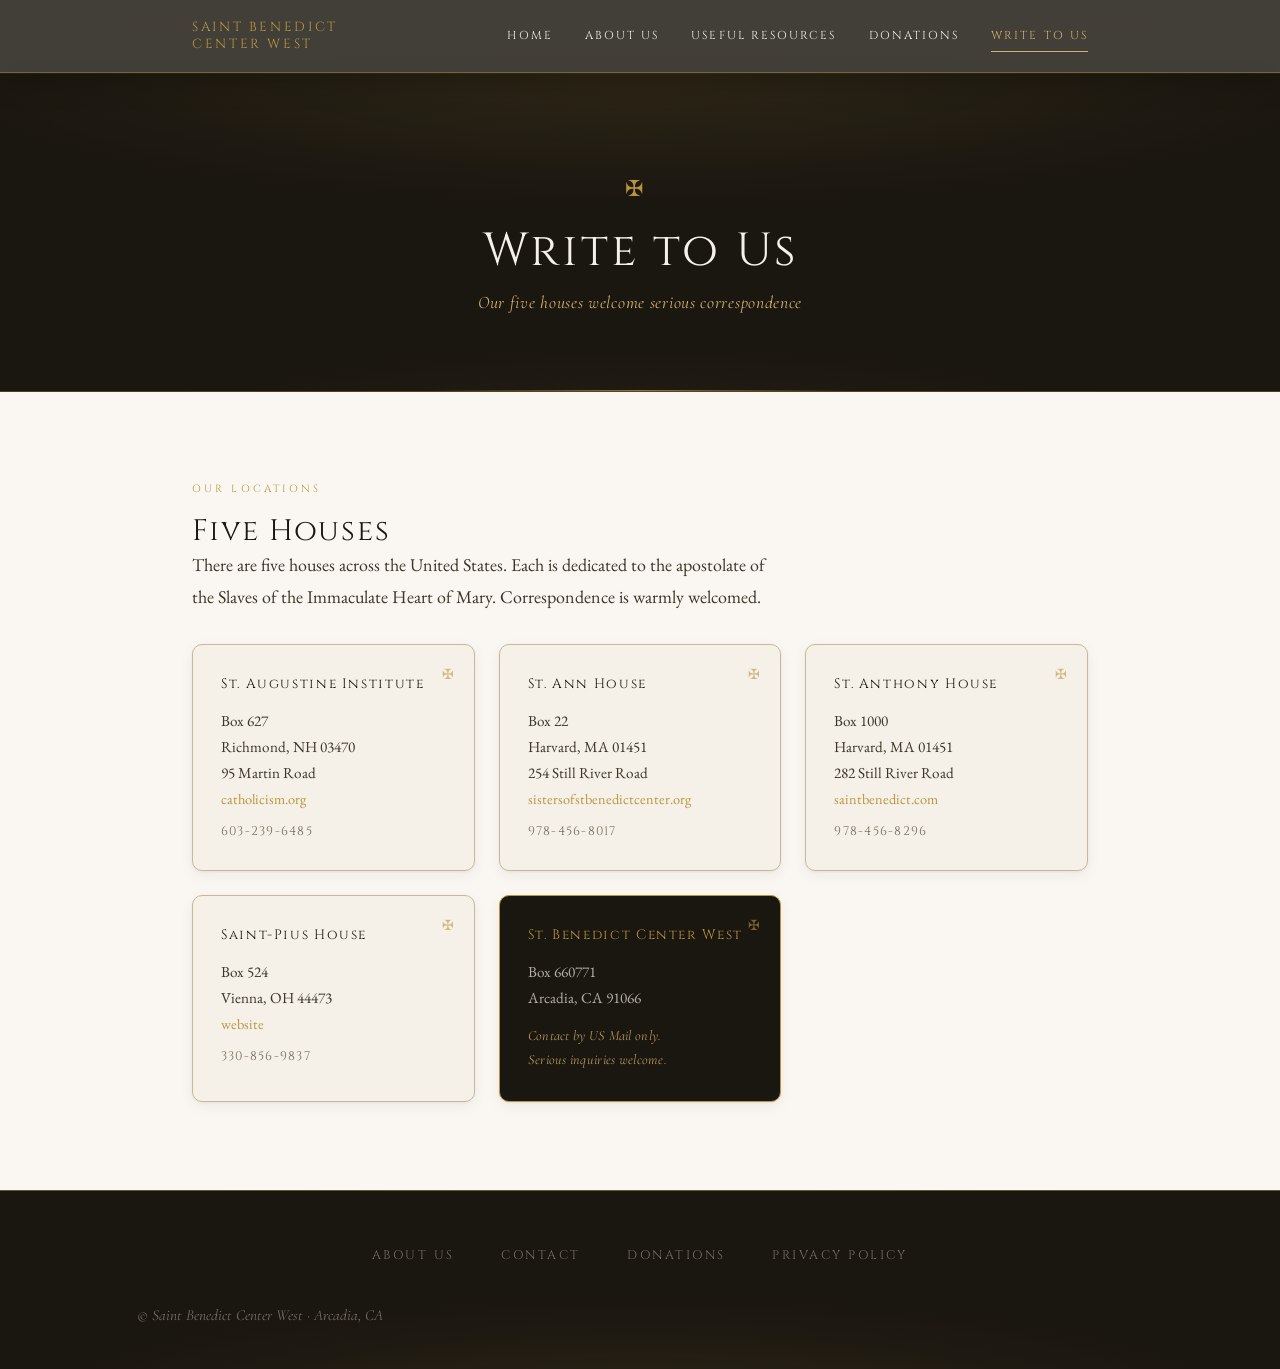
<file: contact.html>
<!DOCTYPE html>
<html lang="en">
<head>
  <meta charset="utf-8">
  <title>Contact — Saint Benedict Center West</title>
  <link rel="icon" type="img/png" href="templar_cross.png">
  <meta name="viewport" content="width=device-width, initial-scale=1.0">
  <link rel="stylesheet" href="style.css">
  <style>
    .houses-grid {
      display: grid;
      grid-template-columns: repeat(auto-fill, minmax(280px, 1fr));
      gap: 1.5rem;
      margin-top: 2rem;
    }

    .house-card {
      border: 1px solid var(--rule);
      padding: 1.75rem;
      background: var(--parchment);
      border-radius: var(--radius-md);
      box-shadow: var(--shadow-sm);
      position: relative;
      transition: transform 0.3s var(--ease), box-shadow 0.3s var(--ease);
    }

    .house-card:hover {
      transform: translateY(-3px);
      box-shadow: var(--shadow-md);
    }

    .house-card::before {
      content: '✠';
      position: absolute;
      top: 1rem;
      right: 1.25rem;
      color: var(--gold);
      font-size: 0.9rem;
      opacity: 0.6;
    }

    .house-name {
      font-family: var(--font-display);
      font-size: 0.85rem;
      letter-spacing: 0.12em;
      color: var(--ink);
      margin-bottom: 0.75rem;
    }

    .house-card address {
      font-style: normal;
      font-family: var(--font-body);
      font-size: 0.95rem;
      color: var(--ink-soft);
      line-height: 1.7;
    }

    .house-card address a {
      color: var(--gold);
      font-size: 0.9rem;
    }

    .house-card .phone {
      font-family: var(--font-display);
      font-size: 0.78rem;
      letter-spacing: 0.1em;
      color: var(--ink-muted);
      margin-top: 0.5rem;
    }

    .house-card.special {
      background: var(--ink);
      border-color: var(--gold);
    }
    .house-card.special .house-name { color: var(--gold); }
    .house-card.special address { color: rgba(245,240,232,0.7); }
    .house-card.special .phone { color: var(--gold-light); }

    .publishers-section p { margin-bottom: 0.8rem; }
    .publishers-section .pub-entry {
      display: flex;
      flex-direction: column;
      gap: 0.2rem;
      padding: 1rem 0;
      border-bottom: 1px solid var(--gold-pale);
    }
    .pub-name {
      font-family: var(--font-display);
      font-size: 0.85rem;
      letter-spacing: 0.1em;
      color: var(--ink);
    }
    .pub-details {
      font-size: 0.95rem;
      color: var(--ink-muted);
    }
  </style>
</head>
<body>

  <header>
    <nav>
      <a class="nav-brand" href="index.html">Saint Benedict<br>Center West</a>
      <div>
        <a href="index.html"><span class="nav-label">Home</span><svg class="nav-icon" viewBox="0 0 24 24" fill="none" stroke="currentColor" stroke-width="1.5" stroke-linecap="round" stroke-linejoin="round" aria-hidden="true"><path d="M4.5 10.5 12 4l7.5 6.5"/><path d="M6.5 9v9.5h11V9"/><path d="M10 18.5v-4.5h4v4.5"/></svg></a>
        <a href="about-us.html"><span class="nav-label">About Us</span><span class="nav-icon nav-icon--text" aria-hidden="true">SB</span></a>
        <a href="news.html"><span class="nav-label">USEFUL RESOURCES</span><svg class="nav-icon" viewBox="0 0 24 24" fill="none" stroke="currentColor" stroke-width="1.5" stroke-linecap="round" stroke-linejoin="round" aria-hidden="true"><path d="M12 6.5C10.4 5 8.2 4.3 5.5 4.3c-.7 0-1.3.05-1.8.15v13.6c.5-.1 1.1-.15 1.8-.15 2.7 0 4.9.7 6.5 2.2 1.6-1.5 3.8-2.2 6.5-2.2.7 0 1.3.05 1.8.15V4.45c-.5-.1-1.1-.15-1.8-.15-2.7 0-4.9.7-6.5 2.2Z"/><path d="M12 6.5v13.6"/></svg></a>
        <a href="donations.html"><span class="nav-label">Donations</span><svg class="nav-icon" viewBox="0 0 24 24" fill="none" stroke="currentColor" stroke-width="1.5" stroke-linecap="round" stroke-linejoin="round" aria-hidden="true"><path d="M12 10.9c-.7-.9-2.1-2.6-2.1-3.8 0-1 .8-1.9 1.8-1.9.8 0 1.3.4 1.6.9.3-.5.9-.9 1.6-.9 1 0 1.8.8 1.8 1.9 0 1.2-1.4 2.9-2.1 3.8l-1.3 1.4Z"/><path d="M11 14h2a2 2 0 1 0 0-4h-3c-.6 0-1.1.2-1.4.6L3 16"/><path d="m7 20 1.6-1.4c.3-.4.8-.6 1.4-.6h4c1.1 0 2.1-.4 2.8-1.2l4.6-4.4a2 2 0 0 0-2.5-2.9L14.5 12"/></svg></a>
        <a href="contact.html" aria-current="page"><span class="nav-label">Write to Us</span><svg class="nav-icon" viewBox="0 0 24 24" fill="none" stroke="currentColor" stroke-width="1.5" stroke-linecap="round" stroke-linejoin="round" aria-hidden="true"><rect x="3.5" y="5.5" width="17" height="13" rx="1"/><path d="m4 7 8 6.4L20 7"/></svg></a>
      </div>
    </nav>
  </header>

  <div class="page-hero">
    <div class="cross">✠</div>
    <h1>Write to Us</h1>
    <p class="subtitle">Our five houses welcome serious correspondence</p>
  </div>

  <main>
    <section>
      <p class="section-label">Our Locations</p>
      <h2>Five Houses</h2>
      <p>There are five houses across the United States. Each is dedicated to the apostolate of the Slaves of the Immaculate Heart of Mary. Correspondence is warmly welcomed.</p>

      <div class="houses-grid">

        <div class="house-card">
          <p class="house-name">St. Augustine Institute</p>
          <address>
            Box 627<br>
            Richmond, NH 03470<br>
            95 Martin Road<br>
            <a href="http://www.catholicism.org" target="_blank" rel="noopener">catholicism.org</a>
          </address>
          <p class="phone">603-239-6485</p>
        </div>

        <div class="house-card">
          <p class="house-name">St. Ann House</p>
          <address>
            Box 22<br>
            Harvard, MA 01451<br>
            254 Still River Road<br>
            <a href="http://www.sistersofstbeneditctcenter.org" target="_blank" rel="noopener">sistersofstbenedictcenter.org</a>
          </address>
          <p class="phone">978-456-8017</p>
        </div>

        <div class="house-card">
          <p class="house-name">St. Anthony House</p>
          <address>
            Box 1000<br>
            Harvard, MA 01451<br>
            282 Still River Road<br>
            <a href="http://www.saintbenedict.com" target="_blank" rel="noopener">saintbenedict.com</a>
          </address>
          <p class="phone">978-456-8296</p>
        </div>

        <div class="house-card">
          <p class="house-name">Saint-Pius House</p>
          <address>
            Box 524<br>
            Vienna, OH 44473<br>
            <a href="http://www.sihm.org" target="_blank" rel="noopener">website</a>
          </address>
          <p class="phone">330-856-9837</p>
        </div>

        <div class="house-card special">
          <p class="house-name">St. Benedict Center West</p>
          <address>
            Box 660771<br>
            Arcadia, CA 91066
          </address>
          <p class="phone" style="margin-top:0.75rem; font-style: italic; font-family: var(--font-italic); font-size:0.88rem; letter-spacing:0.02em; color:rgba(212,176,106,0.85);">
            Contact by US Mail only.<br>Serious inquiries welcome.
          </p>
        </div>

      </div>
    </section>


  </main>

  <footer>
    <div>
      <a href="about-us.html">About Us</a>
      <a href="contact.html">Contact</a>
      <a href="donations.html">Donations</a>
      <a href="privacy-policy.html">Privacy Policy</a>
    </div>
    <p class="footer-copy">© Saint Benedict Center West · Arcadia, CA</p>
  </footer>

</body>
</html>
</file>
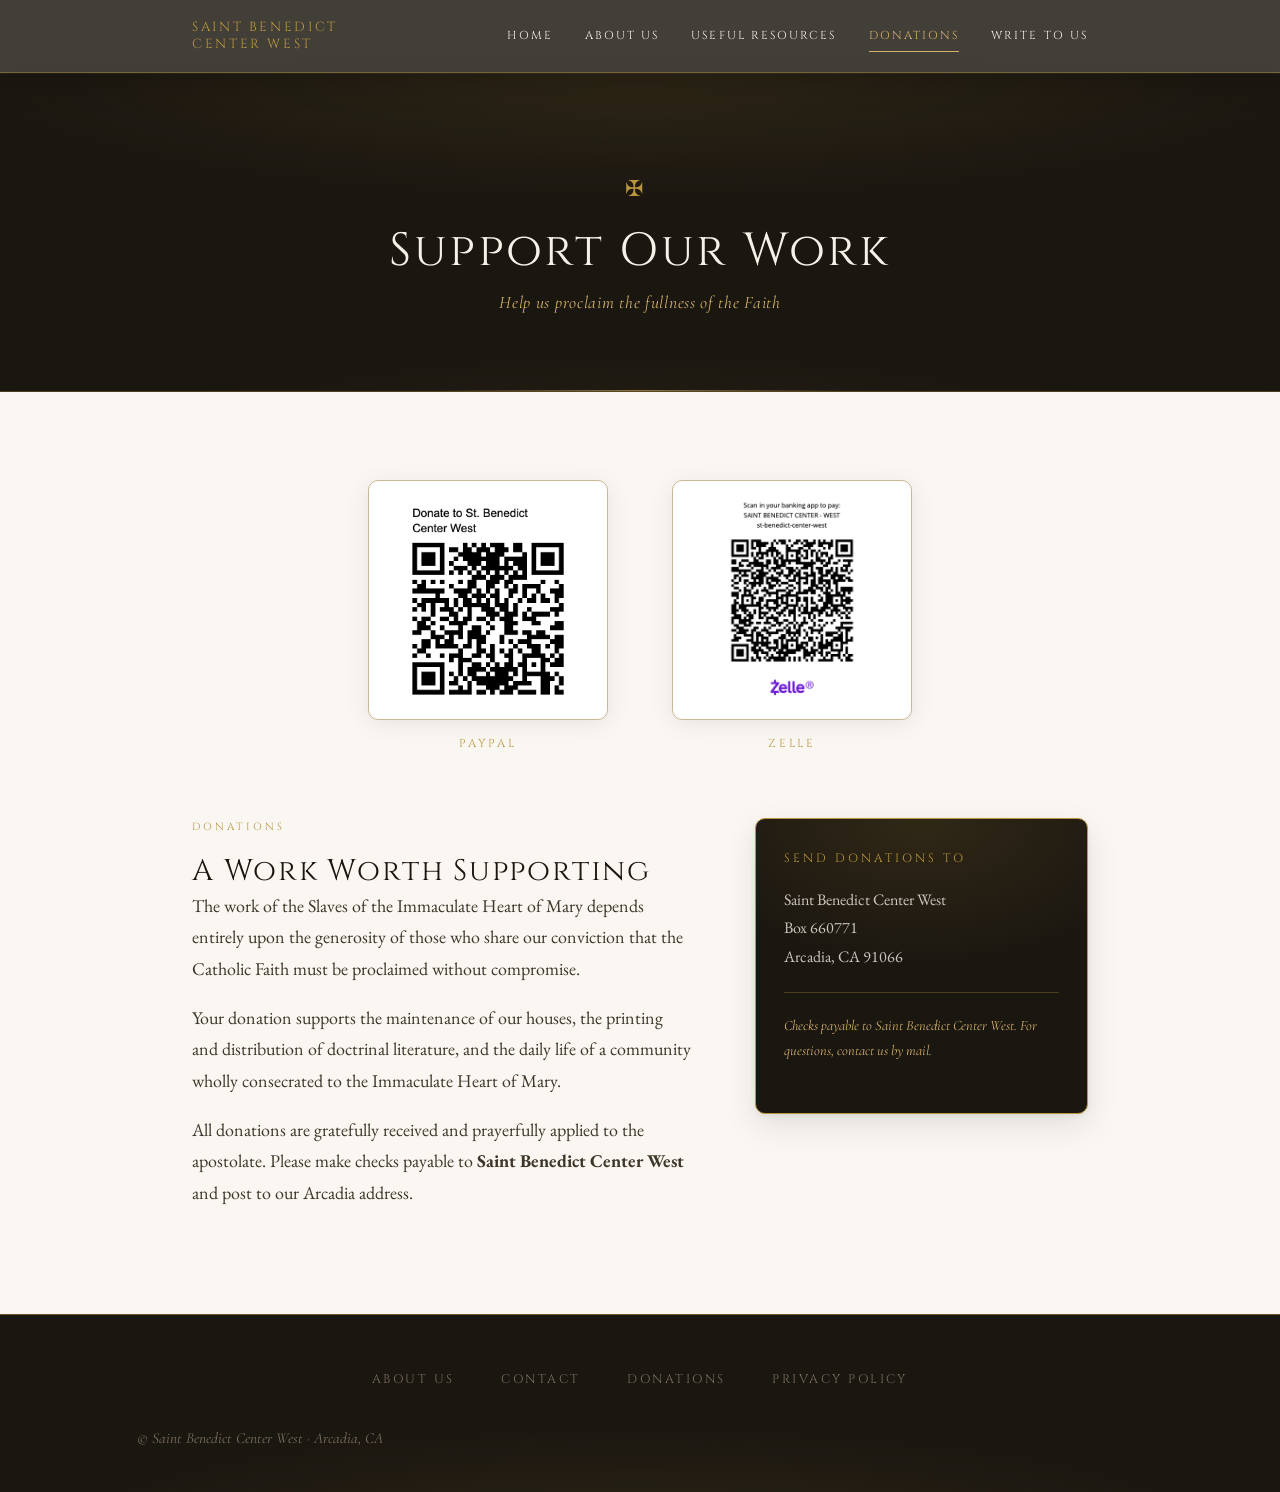
<file: donations.html>
<!DOCTYPE html>
<html lang="en">
<head>
  <meta charset="utf-8">
  <title>Donations — Saint Benedict Center West</title>
  <link rel="icon" type="img/png" href="templar_cross.png">
  <meta name="viewport" content="width=device-width, initial-scale=1.0">
  <link rel="stylesheet" href="style.css">
  <style>
    /* ── QR Codes ── */
    .qr-row {
      display: flex;
      gap: 4rem;
      justify-content: center;
      align-items: flex-start;
      margin-bottom: 4rem;
    }
    .qr-item {
      display: flex;
      flex-direction: column;
      align-items: center;
      gap: 0.9rem;
    }
    .qr-item img {
      width: 240px;
      height: 240px;
      object-fit: contain;
      display: block;
      background: #fff;
      padding: 10px;
      border: 1px solid var(--rule);
      border-radius: var(--radius-md);
      box-shadow: 0 4px 24px rgba(0,0,0,0.08);
      transition: box-shadow 0.35s var(--ease), transform 0.35s var(--ease);
    }

    .qr-item:hover img {
      transform: translateY(-4px);
      box-shadow: var(--shadow-gold);
    }
    .qr-label {
      font-family: var(--font-display);
      font-size: 0.72rem;
      letter-spacing: 0.25em;
      text-transform: uppercase;
      color: var(--gold);
      text-align: center;
    }

    /* ── Donate Layout ── */
    .donate-layout {
      display: grid;
      grid-template-columns: 3fr 2fr;
      gap: 4rem;
      align-items: start;
    }
    @media (max-width: 680px) {
      .donate-layout { grid-template-columns: 1fr; }
      .qr-row { gap: 2rem; }
      .qr-item img { width: 160px; height: 160px; }
    }
    @media (max-width: 420px) {
      .qr-row { flex-direction: column; align-items: center; }
    }

    .donate-layout p { margin-bottom: 1.1rem; }
    .donate-info {
      background:
        radial-gradient(ellipse 120% 80% at 50% 0%, rgba(184,150,62,0.14) 0%, transparent 65%),
        var(--ink);
      border: 1px solid var(--gold);
      border-radius: var(--radius-md);
      box-shadow: var(--shadow-md);
      padding: 2rem 1.75rem;
      transition: transform 0.3s var(--ease), box-shadow 0.3s var(--ease);
    }

    .donate-info:hover {
      transform: translateY(-2px);
      box-shadow: var(--shadow-gold);
    }
    .donate-info h3 {
      color: var(--gold);
      font-size: 0.75rem;
      letter-spacing: 0.25em;
      text-transform: uppercase;
      margin-bottom: 1.25rem;
    }
    .donate-info address {
      font-style: normal;
      color: rgba(245,240,232,0.8);
      font-family: var(--font-body);
      font-size: 1rem;
      line-height: 1.8;
    }
    .donate-info .note {
      margin-top: 1.25rem;
      padding-top: 1.25rem;
      border-top: 1px solid rgba(184,150,62,0.3);
      font-family: var(--font-italic);
      font-style: italic;
      color: var(--gold-light);
      font-size: 0.9rem;
    }
  </style>
</head>
<body>

  <header>
    <nav>
      <a class="nav-brand" href="index.html">Saint Benedict<br>Center West</a>
      <div>
        <a href="index.html"><span class="nav-label">Home</span><svg class="nav-icon" viewBox="0 0 24 24" fill="none" stroke="currentColor" stroke-width="1.5" stroke-linecap="round" stroke-linejoin="round" aria-hidden="true"><path d="M4.5 10.5 12 4l7.5 6.5"/><path d="M6.5 9v9.5h11V9"/><path d="M10 18.5v-4.5h4v4.5"/></svg></a>
        <a href="about-us.html"><span class="nav-label">About Us</span><span class="nav-icon nav-icon--text" aria-hidden="true">SB</span></a>
        <a href="news.html"><span class="nav-label">USEFUL RESOURCES</span><svg class="nav-icon" viewBox="0 0 24 24" fill="none" stroke="currentColor" stroke-width="1.5" stroke-linecap="round" stroke-linejoin="round" aria-hidden="true"><path d="M12 6.5C10.4 5 8.2 4.3 5.5 4.3c-.7 0-1.3.05-1.8.15v13.6c.5-.1 1.1-.15 1.8-.15 2.7 0 4.9.7 6.5 2.2 1.6-1.5 3.8-2.2 6.5-2.2.7 0 1.3.05 1.8.15V4.45c-.5-.1-1.1-.15-1.8-.15-2.7 0-4.9.7-6.5 2.2Z"/><path d="M12 6.5v13.6"/></svg></a>
        <a href="donations.html" aria-current="page"><span class="nav-label">Donations</span><svg class="nav-icon" viewBox="0 0 24 24" fill="none" stroke="currentColor" stroke-width="1.5" stroke-linecap="round" stroke-linejoin="round" aria-hidden="true"><path d="M12 10.9c-.7-.9-2.1-2.6-2.1-3.8 0-1 .8-1.9 1.8-1.9.8 0 1.3.4 1.6.9.3-.5.9-.9 1.6-.9 1 0 1.8.8 1.8 1.9 0 1.2-1.4 2.9-2.1 3.8l-1.3 1.4Z"/><path d="M11 14h2a2 2 0 1 0 0-4h-3c-.6 0-1.1.2-1.4.6L3 16"/><path d="m7 20 1.6-1.4c.3-.4.8-.6 1.4-.6h4c1.1 0 2.1-.4 2.8-1.2l4.6-4.4a2 2 0 0 0-2.5-2.9L14.5 12"/></svg></a>
        <a href="contact.html"><span class="nav-label">Write to Us</span><svg class="nav-icon" viewBox="0 0 24 24" fill="none" stroke="currentColor" stroke-width="1.5" stroke-linecap="round" stroke-linejoin="round" aria-hidden="true"><rect x="3.5" y="5.5" width="17" height="13" rx="1"/><path d="m4 7 8 6.4L20 7"/></svg></a>
      </div>
    </nav>
  </header>

  <div class="page-hero">
    <div class="cross">✠</div>
    <h1>Support Our Work</h1>
    <p class="subtitle">Help us proclaim the fullness of the Faith</p>
  </div>

  <main>
    <section>

      <!-- QR Codes — centered, full width, above everything -->
      <div class="qr-row">
        <div class="qr-item">
          <img src="donate-qr.png" alt="QR code — Donate to St. Benedict Center West via PayPal">
          <span class="qr-label">PayPal</span>
        </div>
        <div class="qr-item">
          <img src="zelle-qr.png" alt="QR code — Zelle: Saint Benedict Center West / st-benedict-center-west">
          <span class="qr-label">Zelle</span>
        </div>
      </div>

      <!-- Text + Address -->
      <div class="donate-layout">
        <div>
          <p class="section-label">Donations</p>
          <h2>A Work Worth Supporting</h2>
          <p>The work of the Slaves of the Immaculate Heart of Mary depends entirely upon the generosity of those who share our conviction that the Catholic Faith must be proclaimed without compromise.</p>
          <p>Your donation supports the maintenance of our houses, the printing and distribution of doctrinal literature, and the daily life of a community wholly consecrated to the Immaculate Heart of Mary.</p>
          <p>All donations are gratefully received and prayerfully applied to the apostolate. Please make checks payable to <strong>Saint Benedict Center West</strong> and post to our Arcadia address.</p>
        </div>
        <div>
          <div class="donate-info">
            <h3>Send Donations To</h3>
            <address>
              Saint Benedict Center West<br>
              Box 660771<br>
              Arcadia, CA 91066
            </address>
            <p class="note">Checks payable to Saint Benedict Center West. For questions, contact us by mail.</p>
          </div>
        </div>
      </div>

    </section>
  </main>

  <footer>
    <div>
      <a href="about-us.html">About Us</a>
      <a href="contact.html">Contact</a>
      <a href="donations.html">Donations</a>
      <a href="privacy-policy.html">Privacy Policy</a>
    </div>
    <p class="footer-copy">© Saint Benedict Center West · Arcadia, CA</p>
  </footer>

</body>
</html>
</file>
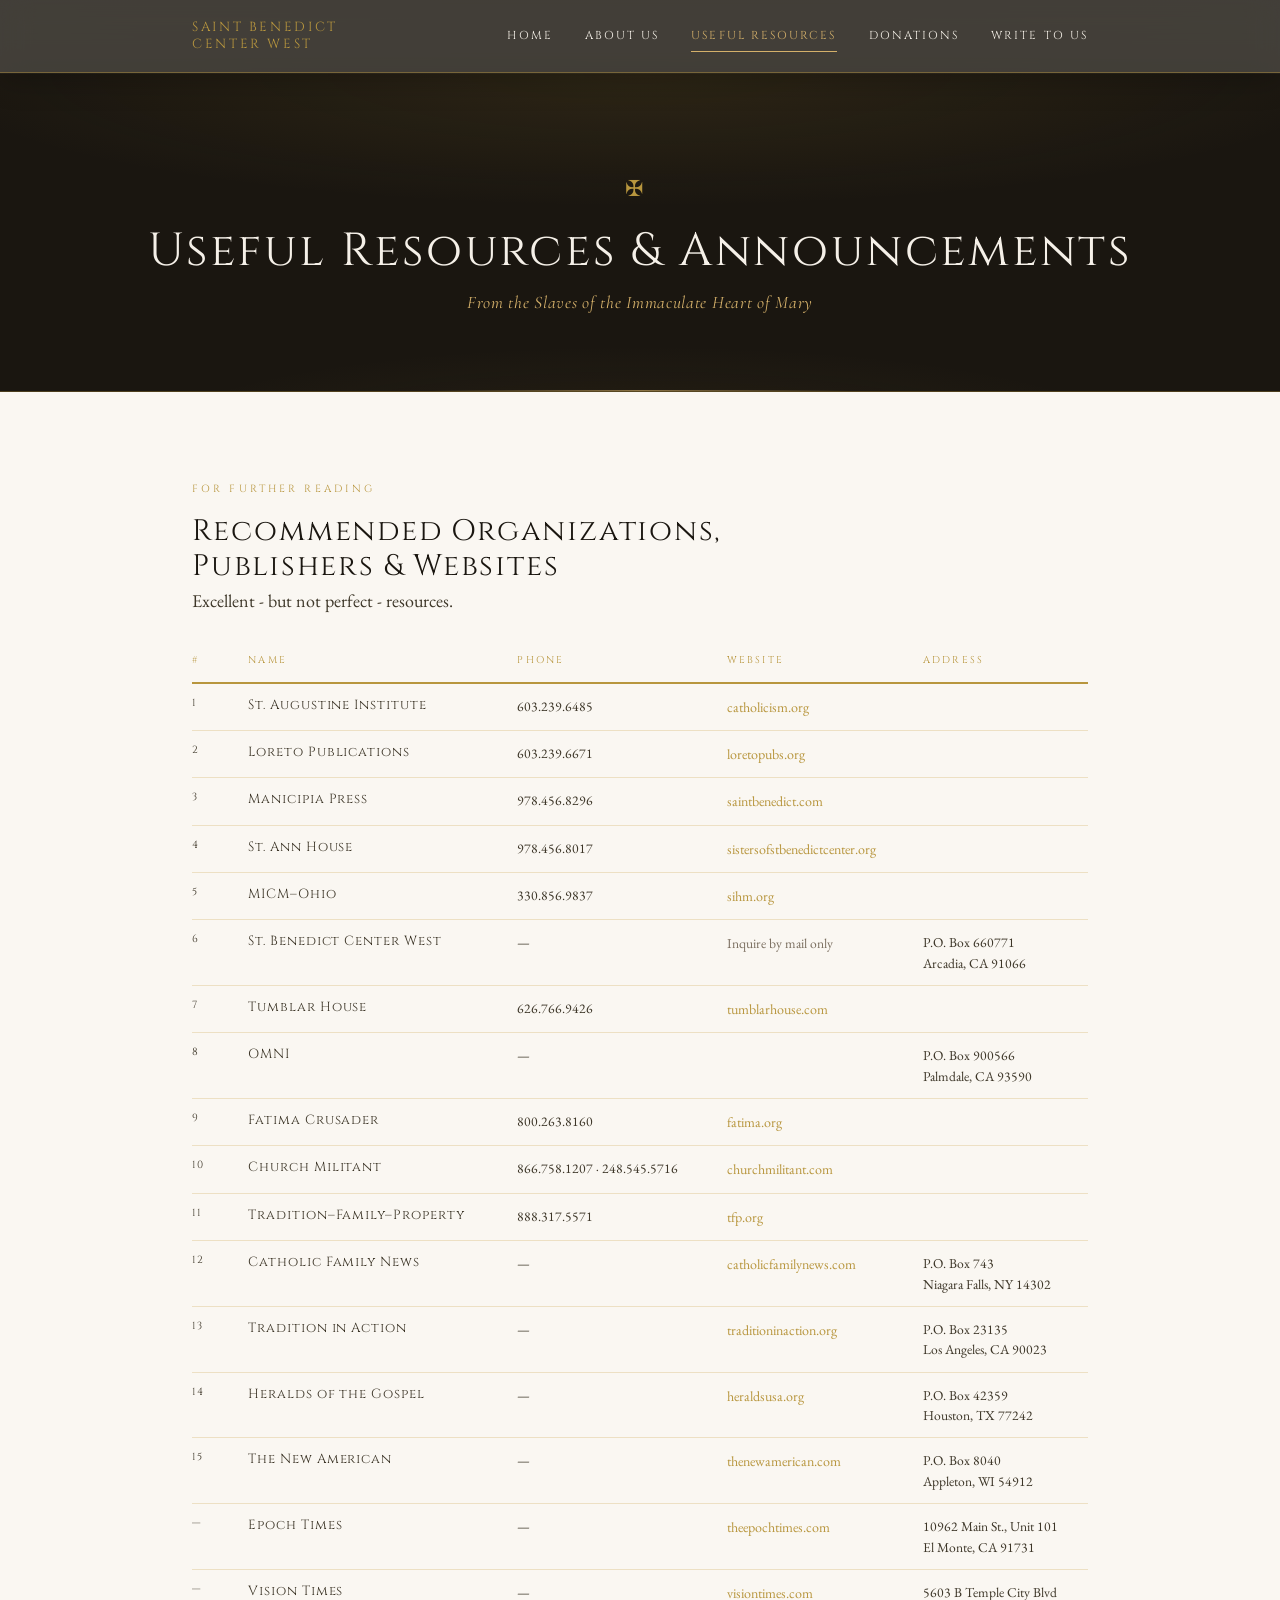
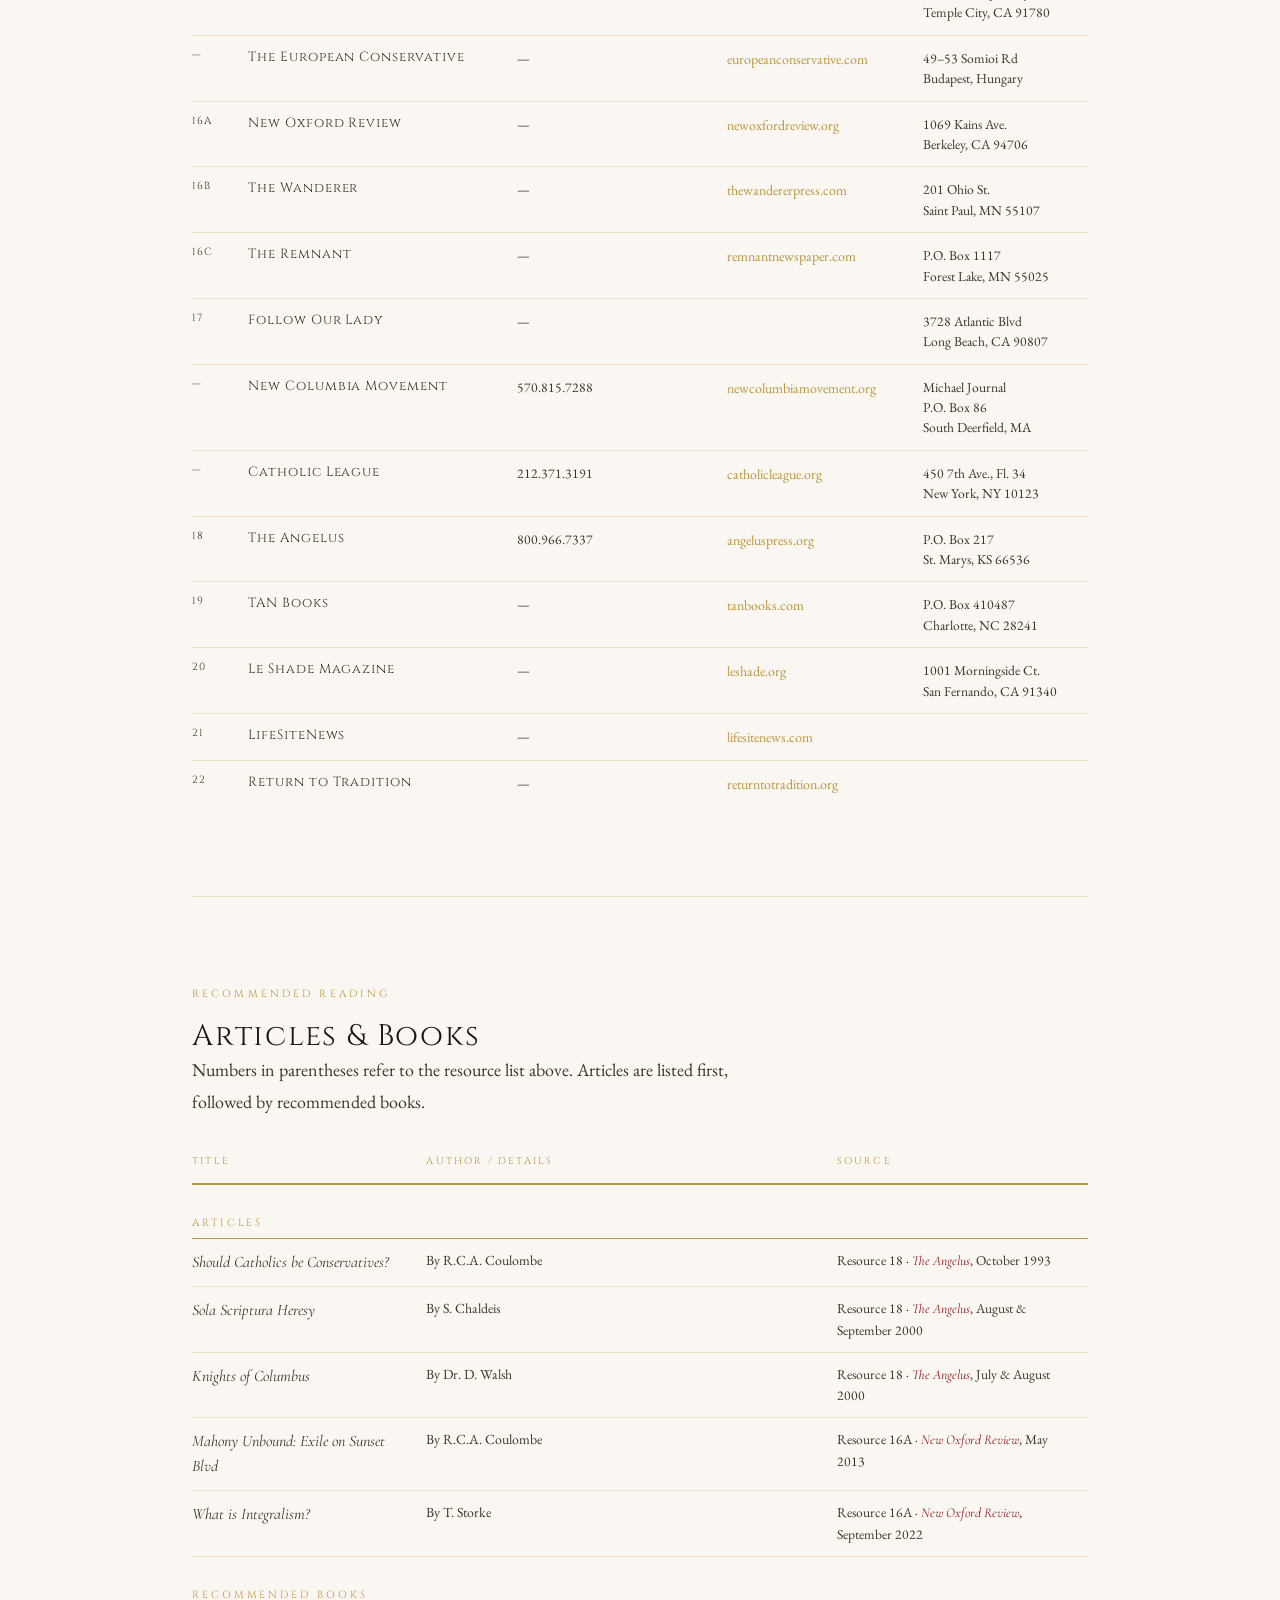
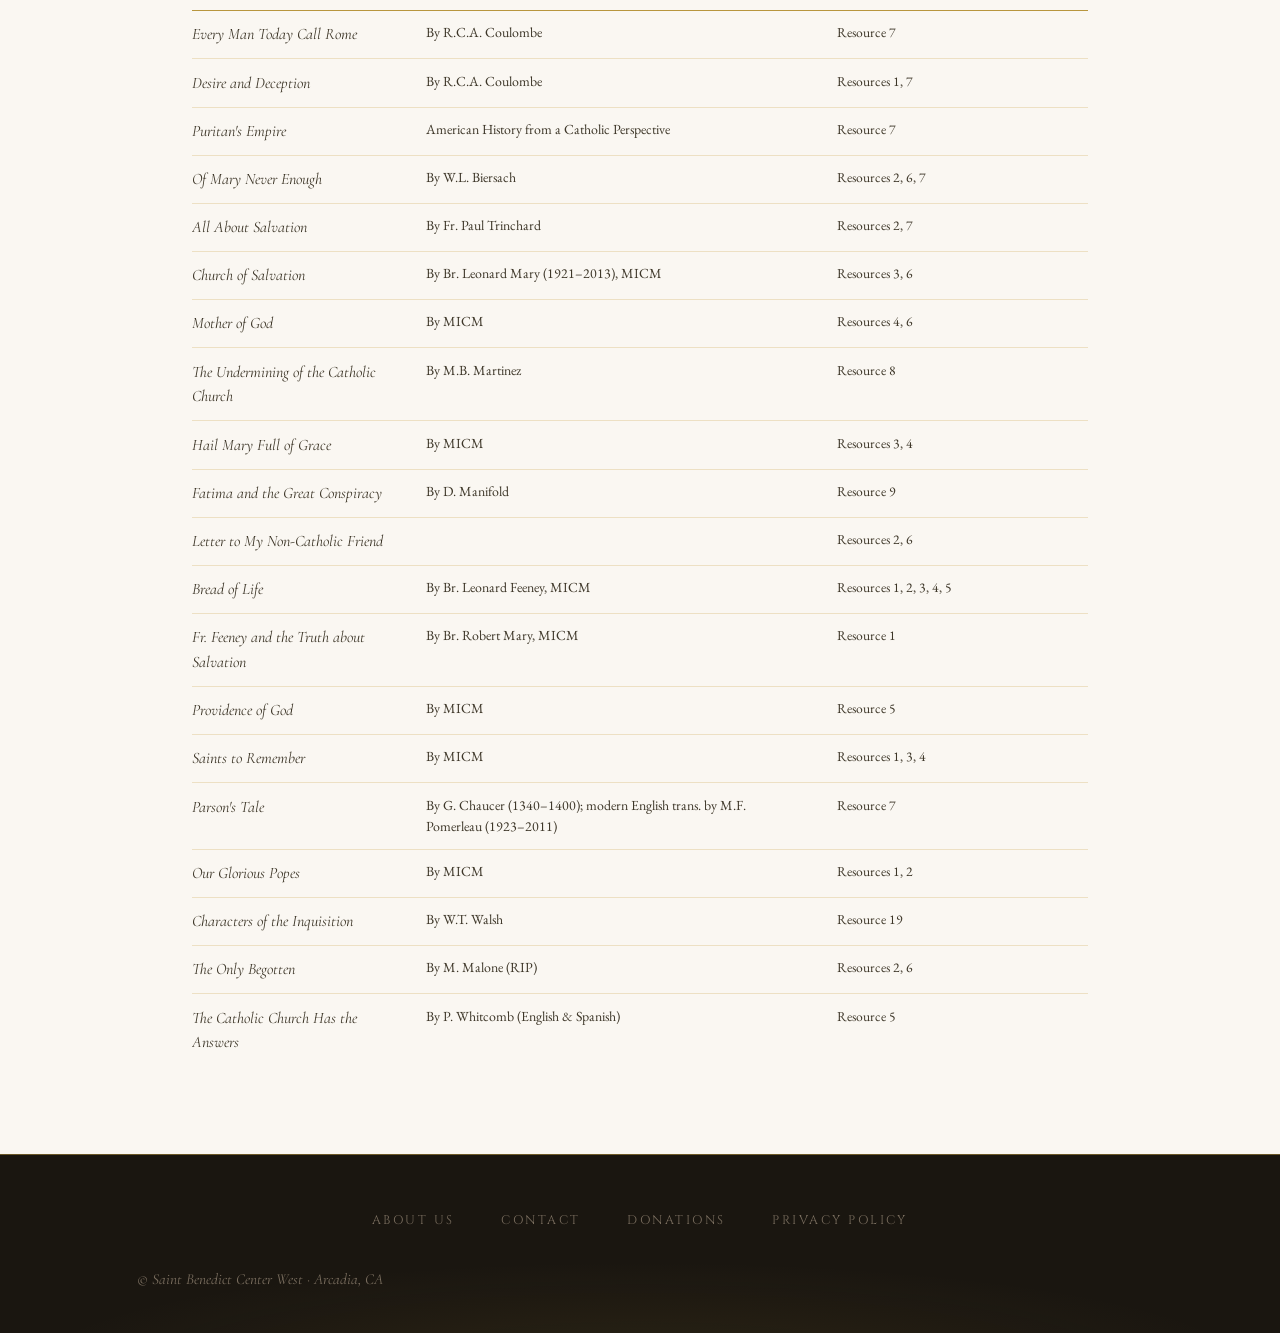
<file: news.html>
<!DOCTYPE html>
<html lang="en">
<head>
  <meta charset="utf-8">
  <title>Useful Resources — Saint Benedict Center West</title>
  <link rel="icon" type="img/png" href="templar_cross.png">
  <meta name="viewport" content="width=device-width, initial-scale=1.0">
  <link rel="stylesheet" href="style.css">
  <style>
    /* ── Resource Table ── */
    .resource-table {
      width: 100%;
      border-collapse: collapse;
      margin-top: 1.75rem;
      font-size: 0.93rem;
    }
    .resource-table thead tr {
      border-bottom: 2px solid var(--gold);
    }
    .resource-table thead th {
      font-family: var(--font-display);
      font-size: 0.62rem;
      letter-spacing: 0.22em;
      text-transform: uppercase;
      color: var(--gold);
      padding: 0.5rem 1rem 0.75rem;
      text-align: left;
      font-weight: 400;
    }
    .resource-table thead th:first-child { padding-left: 0; }
    .resource-table tbody tr {
      border-bottom: 1px solid var(--gold-pale);
      transition: background 0.2s var(--ease);
    }
    .resource-table tbody tr:hover { background: rgba(237,224,196,0.35); }
    .resource-table tbody tr:last-child { border-bottom: none; }
    .resource-table td {
      padding: 0.75rem 1rem;
      color: var(--ink-soft);
      vertical-align: top;
      line-height: 1.5;
    }
    .resource-table td:first-child { padding-left: 0; }
    .resource-num {
      font-family: var(--font-display);
      font-size: 0.65rem;
      letter-spacing: 0.1em;
      color: var(--gold);
      white-space: nowrap;
    }
    .resource-name {
      font-family: var(--font-display);
      font-size: 0.83rem;
      letter-spacing: 0.07em;
      color: var(--ink);
    }
    .resource-table td a {
      color: var(--gold);
      font-size: 0.88rem;
    }
    .resource-table td a:hover { color: var(--red-sacred); }
    .resource-phone {
      font-size: 0.85rem;
      color: var(--ink-muted);
      white-space: nowrap;
    }
    .resource-address {
      font-size: 0.85rem;
      color: var(--ink-muted);
      font-style: normal;
    }

    /* ── Articles / Books Table ── */
    .articles-table {
      width: 100%;
      border-collapse: collapse;
      margin-top: 1.75rem;
      font-size: 0.93rem;
    }
    .articles-table thead tr {
      border-bottom: 2px solid var(--gold);
    }
    .articles-table thead th {
      font-family: var(--font-display);
      font-size: 0.62rem;
      letter-spacing: 0.22em;
      text-transform: uppercase;
      color: var(--gold);
      padding: 0.5rem 1rem 0.75rem;
      text-align: left;
      font-weight: 400;
    }
    .articles-table thead th:first-child { padding-left: 0; }
    .articles-table tbody tr {
      border-bottom: 1px solid var(--gold-pale);
      transition: background 0.2s var(--ease);
    }
    .articles-table tbody tr:hover { background: rgba(237,224,196,0.35); }
    .articles-table tbody tr:last-child { border-bottom: none; }
    .articles-table td {
      padding: 0.7rem 1rem;
      color: var(--ink-soft);
      vertical-align: top;
      line-height: 1.55;
    }
    .articles-table td:first-child { padding-left: 0; }
    .article-title {
      font-family: var(--font-italic);
      font-style: italic;
      color: var(--ink);
      font-size: 1rem;
    }
    .article-by {
      font-size: 0.87rem;
      color: var(--ink-muted);
    }
    .article-source {
      font-size: 0.85rem;
      color: var(--ink-muted);
    }

    /* Section divider between books and articles */
    .articles-subhead td {
      padding-top: 1.5rem;
      padding-bottom: 0.4rem;
      border-bottom: 1px solid var(--gold) !important;
    }
    .articles-subhead .subhead-label {
      font-family: var(--font-display);
      font-size: 0.65rem;
      letter-spacing: 0.28em;
      text-transform: uppercase;
      color: var(--gold);
    }

    /* ── Scroll choreography between sections (same language as homepage) ── */
    .scroll-part--hidden {
      opacity: 0;
      transform: translateX(-56px);
    }
    .scroll-part--visible {
      opacity: 1;
      transform: none;
      transition: opacity 0.85s var(--ease), transform 0.85s var(--ease);
    }
    .scroll-part--leaving {
      opacity: 0;
      transition: opacity 0.5s ease, transform 0.5s ease;
    }
    @media (prefers-reduced-motion: reduce) {
      section.scroll-part--hidden,
      section.scroll-part--visible,
      section.scroll-part--leaving { opacity: 1 !important; transform: none !important; }
    }

    @media (max-width: 700px) {
      .resource-table, .articles-table { font-size: 0.85rem; }
      .resource-table thead, .articles-table thead { display: none; }
      .resource-table td, .articles-table td { display: block; padding: 0.3rem 0; }
      .resource-table tbody tr, .articles-table tbody tr {
        display: block;
        padding: 0.9rem 0;
        border-bottom: 1px solid var(--gold-pale);
      }
    }
  </style>
</head>
<body>

  <header>
    <nav>
      <a class="nav-brand" href="index.html">Saint Benedict<br>Center West</a>
      <div>
        <a href="index.html"><span class="nav-label">Home</span><svg class="nav-icon" viewBox="0 0 24 24" fill="none" stroke="currentColor" stroke-width="1.5" stroke-linecap="round" stroke-linejoin="round" aria-hidden="true"><path d="M4.5 10.5 12 4l7.5 6.5"/><path d="M6.5 9v9.5h11V9"/><path d="M10 18.5v-4.5h4v4.5"/></svg></a>
        <a href="about-us.html"><span class="nav-label">About Us</span><span class="nav-icon nav-icon--text" aria-hidden="true">SB</span></a>
        <a href="news.html" aria-current="page"><span class="nav-label">Useful Resources</span><svg class="nav-icon" viewBox="0 0 24 24" fill="none" stroke="currentColor" stroke-width="1.5" stroke-linecap="round" stroke-linejoin="round" aria-hidden="true"><path d="M12 6.5C10.4 5 8.2 4.3 5.5 4.3c-.7 0-1.3.05-1.8.15v13.6c.5-.1 1.1-.15 1.8-.15 2.7 0 4.9.7 6.5 2.2 1.6-1.5 3.8-2.2 6.5-2.2.7 0 1.3.05 1.8.15V4.45c-.5-.1-1.1-.15-1.8-.15-2.7 0-4.9.7-6.5 2.2Z"/><path d="M12 6.5v13.6"/></svg></a>
        <a href="donations.html"><span class="nav-label">Donations</span><svg class="nav-icon" viewBox="0 0 24 24" fill="none" stroke="currentColor" stroke-width="1.5" stroke-linecap="round" stroke-linejoin="round" aria-hidden="true"><path d="M12 10.9c-.7-.9-2.1-2.6-2.1-3.8 0-1 .8-1.9 1.8-1.9.8 0 1.3.4 1.6.9.3-.5.9-.9 1.6-.9 1 0 1.8.8 1.8 1.9 0 1.2-1.4 2.9-2.1 3.8l-1.3 1.4Z"/><path d="M11 14h2a2 2 0 1 0 0-4h-3c-.6 0-1.1.2-1.4.6L3 16"/><path d="m7 20 1.6-1.4c.3-.4.8-.6 1.4-.6h4c1.1 0 2.1-.4 2.8-1.2l4.6-4.4a2 2 0 0 0-2.5-2.9L14.5 12"/></svg></a>
        <a href="contact.html"><span class="nav-label">Write to Us</span><svg class="nav-icon" viewBox="0 0 24 24" fill="none" stroke="currentColor" stroke-width="1.5" stroke-linecap="round" stroke-linejoin="round" aria-hidden="true"><rect x="3.5" y="5.5" width="17" height="13" rx="1"/><path d="m4 7 8 6.4L20 7"/></svg></a>
      </div>
    </nav>
  </header>

  <div class="page-hero">
    <div class="cross">✠</div>
    <h1>Useful Resources &amp; Announcements</h1>
    <p class="subtitle">From the Slaves of the Immaculate Heart of Mary</p>
  </div>

  <main>

    <!-- ── Recommended Organizations, Publishers & Websites ── -->
    <section id="recommended-organizations">
      <p class="section-label">For Further Reading</p>
      <h2>Recommended Organizations, Publishers &amp; Websites</h2>
      <p>Excellent - but not perfect - resources.</p>

      <div style="overflow-x:auto;">
        <table class="resource-table">
          <thead>
            <tr>
              <th>#</th>
              <th>Name</th>
              <th>Phone</th>
              <th>Website</th>
              <th>Address</th>
            </tr>
          </thead>
          <tbody>
            <tr>
              <td class="resource-num">1</td>
              <td class="resource-name">St. Augustine Institute</td>
              <td class="resource-phone">603.239.6485</td>
              <td><a href="http://www.catholicism.org" target="_blank" rel="noopener">catholicism.org</a></td>
              <td class="resource-address"></td>
            </tr>
            <tr>
              <td class="resource-num">2</td>
              <td class="resource-name">Loreto Publications</td>
              <td class="resource-phone">603.239.6671</td>
              <td><a href="http://www.loretopubs.org" target="_blank" rel="noopener">loretopubs.org</a></td>
              <td class="resource-address"></td>
            </tr>
            <tr>
              <td class="resource-num">3</td>
              <td class="resource-name">Manicipia Press</td>
              <td class="resource-phone">978.456.8296</td>
              <td><a href="http://www.saintbenedict.com" target="_blank" rel="noopener">saintbenedict.com</a></td>
              <td class="resource-address"></td>
            </tr>
            <tr>
              <td class="resource-num">4</td>
              <td class="resource-name">St. Ann House</td>
              <td class="resource-phone">978.456.8017</td>
              <td><a href="http://www.sistersofstbenedictcenter.org" target="_blank" rel="noopener">sistersofstbenedictcenter.org</a></td>
              <td class="resource-address"></td>
            </tr>
            <tr>
              <td class="resource-num">5</td>
              <td class="resource-name">MICM–Ohio</td>
              <td class="resource-phone">330.856.9837</td>
              <td><a href="http://www.sihm.org" target="_blank" rel="noopener">sihm.org</a></td>
              <td class="resource-address"></td>
            </tr>
            <tr>
              <td class="resource-num">6</td>
              <td class="resource-name">St. Benedict Center West</td>
              <td class="resource-phone">—</td>
              <td><span style="color:var(--ink-muted); font-size:0.85rem;">Inquire by mail only</span></td>
              <td class="resource-address">P.O. Box 660771<br>Arcadia, CA 91066</td>
            </tr>
            <tr>
              <td class="resource-num">7</td>
              <td class="resource-name">Tumblar House</td>
              <td class="resource-phone">626.766.9426</td>
              <td><a href="http://www.tumblarhouse.com" target="_blank" rel="noopener">tumblarhouse.com</a></td>
              <td class="resource-address"></td>
            </tr>
            <tr>
              <td class="resource-num">8</td>
              <td class="resource-name">OMNI</td>
              <td class="resource-phone">—</td>
              <td></td>
              <td class="resource-address">P.O. Box 900566<br>Palmdale, CA 93590</td>
            </tr>
            <tr>
              <td class="resource-num">9</td>
              <td class="resource-name">Fatima Crusader</td>
              <td class="resource-phone">800.263.8160</td>
              <td><a href="http://www.fatima.org" target="_blank" rel="noopener">fatima.org</a></td>
              <td class="resource-address"></td>
            </tr>
            <tr>
              <td class="resource-num">10</td>
              <td class="resource-name">Church Militant</td>
              <td class="resource-phone">866.758.1207 · 248.545.5716</td>
              <td><a href="http://www.churchmilitant.com" target="_blank" rel="noopener">churchmilitant.com</a></td>
              <td class="resource-address"></td>
            </tr>
            <tr>
              <td class="resource-num">11</td>
              <td class="resource-name">Tradition–Family–Property</td>
              <td class="resource-phone">888.317.5571</td>
              <td><a href="http://www.tfp.org" target="_blank" rel="noopener">tfp.org</a></td>
              <td class="resource-address"></td>
            </tr>
            <tr>
              <td class="resource-num">12</td>
              <td class="resource-name">Catholic Family News</td>
              <td class="resource-phone">—</td>
              <td><a href="http://www.catholicfamilynews.com" target="_blank" rel="noopener">catholicfamilynews.com</a></td>
              <td class="resource-address">P.O. Box 743<br>Niagara Falls, NY 14302</td>
            </tr>
            <tr>
              <td class="resource-num">13</td>
              <td class="resource-name">Tradition in Action</td>
              <td class="resource-phone">—</td>
              <td><a href="http://www.traditioninaction.org" target="_blank" rel="noopener">traditioninaction.org</a></td>
              <td class="resource-address">P.O. Box 23135<br>Los Angeles, CA 90023</td>
            </tr>
            <tr>
              <td class="resource-num">14</td>
              <td class="resource-name">Heralds of the Gospel</td>
              <td class="resource-phone">—</td>
              <td><a href="http://www.heraldsusa.org" target="_blank" rel="noopener">heraldsusa.org</a></td>
              <td class="resource-address">P.O. Box 42359<br>Houston, TX 77242</td>
            </tr>
            <tr>
              <td class="resource-num">15</td>
              <td class="resource-name">The New American</td>
              <td class="resource-phone">—</td>
              <td><a href="http://www.thenewamerican.com" target="_blank" rel="noopener">thenewamerican.com</a></td>
              <td class="resource-address">P.O. Box 8040<br>Appleton, WI 54912</td>
            </tr>
            <tr>
              <td class="resource-num">—</td>
              <td class="resource-name">Epoch Times</td>
              <td class="resource-phone">—</td>
              <td><a href="http://www.theepochtimes.com" target="_blank" rel="noopener">theepochtimes.com</a></td>
              <td class="resource-address">10962 Main St., Unit 101<br>El Monte, CA 91731</td>
            </tr>
            <tr>
              <td class="resource-num">—</td>
              <td class="resource-name">Vision Times</td>
              <td class="resource-phone">—</td>
              <td><a href="http://www.visiontimes.com" target="_blank" rel="noopener">visiontimes.com</a></td>
              <td class="resource-address">5603 B Temple City Blvd<br>Temple City, CA 91780</td>
            </tr>
            <tr>
              <td class="resource-num">—</td>
              <td class="resource-name">The European Conservative</td>
              <td class="resource-phone">—</td>
              <td><a href="http://www.europeanconservative.com" target="_blank" rel="noopener">europeanconservative.com</a></td>
              <td class="resource-address">49–53 Somioi Rd<br>Budapest, Hungary</td>
            </tr>
            <tr>
              <td class="resource-num">16A</td>
              <td class="resource-name">New Oxford Review</td>
              <td class="resource-phone">—</td>
              <td><a href="http://www.newoxfordreview.org" target="_blank" rel="noopener">newoxfordreview.org</a></td>
              <td class="resource-address">1069 Kains Ave.<br>Berkeley, CA 94706</td>
            </tr>
            <tr>
              <td class="resource-num">16B</td>
              <td class="resource-name">The Wanderer</td>
              <td class="resource-phone">—</td>
              <td><a href="http://www.thewandererpress.com" target="_blank" rel="noopener">thewandererpress.com</a></td>
              <td class="resource-address">201 Ohio St.<br>Saint Paul, MN 55107</td>
            </tr>
            <tr>
              <td class="resource-num">16C</td>
              <td class="resource-name">The Remnant</td>
              <td class="resource-phone">—</td>
              <td><a href="http://www.remnantnewspaper.com" target="_blank" rel="noopener">remnantnewspaper.com</a></td>
              <td class="resource-address">P.O. Box 1117<br>Forest Lake, MN 55025</td>
            </tr>
            <tr>
              <td class="resource-num">17</td>
              <td class="resource-name">Follow Our Lady</td>
              <td class="resource-phone">—</td>
              <td></td>
              <td class="resource-address">3728 Atlantic Blvd<br>Long Beach, CA 90807</td>
            </tr>
            <tr>
              <td class="resource-num">—</td>
              <td class="resource-name">New Columbia Movement</td>
              <td class="resource-phone">570.815.7288</td>
              <td><a href="http://www.newcolumbiamovement.org" target="_blank" rel="noopener">newcolumbiamovement.org</a></td>
              <td class="resource-address">Michael Journal<br>P.O. Box 86<br>South Deerfield, MA</td>
            </tr>
            <tr>
              <td class="resource-num">—</td>
              <td class="resource-name">Catholic League</td>
              <td class="resource-phone">212.371.3191</td>
              <td><a href="http://www.catholicleague.org" target="_blank" rel="noopener">catholicleague.org</a></td>
              <td class="resource-address">450 7th Ave., Fl. 34<br>New York, NY 10123</td>
            </tr>
            <tr>
              <td class="resource-num">18</td>
              <td class="resource-name">The Angelus</td>
              <td class="resource-phone">800.966.7337</td>
              <td><a href="http://www.angeluspress.org" target="_blank" rel="noopener">angeluspress.org</a></td>
              <td class="resource-address">P.O. Box 217<br>St. Marys, KS 66536</td>
            </tr>
            <tr>
              <td class="resource-num">19</td>
              <td class="resource-name">TAN Books</td>
              <td class="resource-phone">—</td>
              <td><a href="http://www.tanbooks.com" target="_blank" rel="noopener">tanbooks.com</a></td>
              <td class="resource-address">P.O. Box 410487<br>Charlotte, NC 28241</td>
            </tr>
            <tr>
              <td class="resource-num">20</td>
              <td class="resource-name">Le Shade Magazine</td>
              <td class="resource-phone">—</td>
              <td><a href="http://leshade.org" target="_blank" rel="noopener">leshade.org</a></td>
              <td class="resource-address">1001 Morningside Ct.<br>San Fernando, CA 91340</td>
            </tr>
            <tr>
              <td class="resource-num">21</td>
              <td class="resource-name">LifeSiteNews</td>
              <td class="resource-phone">—</td>
              <td><a href="http://www.lifesitenews.com" target="_blank" rel="noopener">lifesitenews.com</a></td>
              <td class="resource-address"></td>
            </tr>
            <tr>
              <td class="resource-num">22</td>
              <td class="resource-name">Return to Tradition</td>
              <td class="resource-phone">—</td>
              <td><a href="http://www.returntotradition.org" target="_blank" rel="noopener">returntotradition.org</a></td>
              <td class="resource-address"></td>
            </tr>
          </tbody>
        </table>
      </div>
    </section>

    <!-- ── Articles & Recommended Books ── -->
    <section id="articles-and-books">
      <p class="section-label">Recommended Reading</p>
      <h2>Articles &amp; Books</h2>
      <p>Numbers in parentheses refer to the resource list above. Articles are listed first, followed by recommended books.</p>

      <div style="overflow-x:auto;">
        <table class="articles-table">
          <thead>
            <tr>
              <th>Title</th>
              <th>Author / Details</th>
              <th>Source</th>
            </tr>
          </thead>
          <tbody>

            <!-- Articles sub-heading -->
            <tr class="articles-subhead">
              <td colspan="3"><span class="subhead-label">Articles</span></td>
            </tr>
            <tr>
              <td class="article-title">Should Catholics be Conservatives?</td>
              <td class="article-by">By R.C.A. Coulombe</td>
              <td class="article-source">Resource 18 · <em>The Angelus</em>, October 1993</td>
            </tr>
            <tr>
              <td class="article-title">Sola Scriptura Heresy</td>
              <td class="article-by">By S. Chaldeis</td>
              <td class="article-source">Resource 18 · <em>The Angelus</em>, August &amp; September 2000</td>
            </tr>
            <tr>
              <td class="article-title">Knights of Columbus</td>
              <td class="article-by">By Dr. D. Walsh</td>
              <td class="article-source">Resource 18 · <em>The Angelus</em>, July &amp; August 2000</td>
            </tr>
            <tr>
              <td class="article-title">Mahony Unbound: Exile on Sunset Blvd</td>
              <td class="article-by">By R.C.A. Coulombe</td>
              <td class="article-source">Resource 16A · <em>New Oxford Review</em>, May 2013</td>
            </tr>
            <tr>
              <td class="article-title">What is Integralism?</td>
              <td class="article-by">By T. Storke</td>
              <td class="article-source">Resource 16A · <em>New Oxford Review</em>, September 2022</td>
            </tr>

            <!-- Books sub-heading -->
            <tr class="articles-subhead">
              <td colspan="3"><span class="subhead-label">Recommended Books</span></td>
            </tr>
            <tr>
              <td class="article-title">Every Man Today Call Rome</td>
              <td class="article-by">By R.C.A. Coulombe</td>
              <td class="article-source">Resource 7</td>
            </tr>
            <tr>
              <td class="article-title">Desire and Deception</td>
              <td class="article-by">By R.C.A. Coulombe</td>
              <td class="article-source">Resources 1, 7</td>
            </tr>
            <tr>
              <td class="article-title">Puritan's Empire</td>
              <td class="article-by">American History from a Catholic Perspective</td>
              <td class="article-source">Resource 7</td>
            </tr>
            <tr>
              <td class="article-title">Of Mary Never Enough</td>
              <td class="article-by">By W.L. Biersach</td>
              <td class="article-source">Resources 2, 6, 7</td>
            </tr>
            <tr>
              <td class="article-title">All About Salvation</td>
              <td class="article-by">By Fr. Paul Trinchard</td>
              <td class="article-source">Resources 2, 7</td>
            </tr>
            <tr>
              <td class="article-title">Church of Salvation</td>
              <td class="article-by">By Br. Leonard Mary (1921–2013), MICM</td>
              <td class="article-source">Resources 3, 6</td>
            </tr>
            <tr>
              <td class="article-title">Mother of God</td>
              <td class="article-by">By MICM</td>
              <td class="article-source">Resources 4, 6</td>
            </tr>
            <tr>
              <td class="article-title">The Undermining of the Catholic Church</td>
              <td class="article-by">By M.B. Martinez</td>
              <td class="article-source">Resource 8</td>
            </tr>
            <tr>
              <td class="article-title">Hail Mary Full of Grace</td>
              <td class="article-by">By MICM</td>
              <td class="article-source">Resources 3, 4</td>
            </tr>
            <tr>
              <td class="article-title">Fatima and the Great Conspiracy</td>
              <td class="article-by">By D. Manifold</td>
              <td class="article-source">Resource 9</td>
            </tr>
            <tr>
              <td class="article-title">Letter to My Non-Catholic Friend</td>
              <td class="article-by"></td>
              <td class="article-source">Resources 2, 6</td>
            </tr>
            <tr>
              <td class="article-title">Bread of Life</td>
              <td class="article-by">By Br. Leonard Feeney, MICM</td>
              <td class="article-source">Resources 1, 2, 3, 4, 5</td>
            </tr>
            <tr>
              <td class="article-title">Fr. Feeney and the Truth about Salvation</td>
              <td class="article-by">By Br. Robert Mary, MICM</td>
              <td class="article-source">Resource 1</td>
            </tr>
            <tr>
              <td class="article-title">Providence of God</td>
              <td class="article-by">By MICM</td>
              <td class="article-source">Resource 5</td>
            </tr>
            <tr>
              <td class="article-title">Saints to Remember</td>
              <td class="article-by">By MICM</td>
              <td class="article-source">Resources 1, 3, 4</td>
            </tr>
            <tr>
              <td class="article-title">Parson's Tale</td>
              <td class="article-by">By G. Chaucer (1340–1400); modern English trans. by M.F. Pomerleau (1923–2011)</td>
              <td class="article-source">Resource 7</td>
            </tr>
            <tr>
              <td class="article-title">Our Glorious Popes</td>
              <td class="article-by">By MICM</td>
              <td class="article-source">Resources 1, 2</td>
            </tr>
            <tr>
              <td class="article-title">Characters of the Inquisition</td>
              <td class="article-by">By W.T. Walsh</td>
              <td class="article-source">Resource 19</td>
            </tr>
            <tr>
              <td class="article-title">The Only Begotten</td>
              <td class="article-by">By M. Malone (RIP)</td>
              <td class="article-source">Resources 2, 6</td>
            </tr>
            <tr>
              <td class="article-title">The Catholic Church Has the Answers</td>
              <td class="article-by">By P. Whitcomb (English &amp; Spanish)</td>
              <td class="article-source">Resource 5</td>
            </tr>

          </tbody>
        </table>
      </div>
    </section>

  </main>

  <footer>
    <div>
      <a href="about-us.html">About Us</a>
      <a href="contact.html">Contact</a>
      <a href="donations.html">Donations</a>
      <a href="privacy-policy.html">Privacy Policy</a>
    </div>
    <p class="footer-copy">© Saint Benedict Center West · Arcadia, CA</p>
  </footer>

  <script>
  (function () {
    var reduced = window.matchMedia('(prefers-reduced-motion: reduce)').matches;
    if (reduced) return;

    /* Same scroll choreography as the homepage: each main section slides in
       from the left as it enters the viewport, previous one fades out. */
    var parts = Array.prototype.slice.call(document.querySelectorAll('main > section'));
    if (!parts.length || !('IntersectionObserver' in window)) return;

    var DELAY = 120;
    parts.forEach(function (p, i) {
      p.dataset.stagger = Math.min(i * DELAY, 480);
    });

    var reveal = function (el) {
      if (!el.classList.contains('scroll-part--hidden')) return;
      el.style.transitionDelay = el.dataset.stagger + 'ms';
      el.classList.remove('scroll-part--hidden', 'scroll-part--leaving');
      el.classList.add('scroll-part--visible');
    };

    var boot = function () {
      var io = new IntersectionObserver(function (entries) {
        entries.forEach(function (entry) {
          if (entry.isIntersecting) reveal(entry.target);
        });
      }, { threshold: 0, rootMargin: '0px 0px -8% 0px' });
      parts.forEach(function (p) { io.observe(p); });

      /* Fade out sections that have been scrolled past the top of viewport */
      var LEAVE_RATIO = 0.6;
      var onScroll = function () {
        var vh = window.innerHeight || document.documentElement.clientHeight;
        parts.forEach(function (p) {
          var r = p.getBoundingClientRect();
          var goneUp = r.bottom < vh * (1 - LEAVE_RATIO) && r.bottom > -r.height;
          if (goneUp) {
            if (p.classList.contains('scroll-part--visible')) {
              p.style.transitionDelay = '0ms';
              p.classList.remove('scroll-part--visible');
              p.classList.add('scroll-part--leaving');
            }
          } else if (p.classList.contains('scroll-part--leaving') && r.top < vh) {
            p.style.transitionDelay = '0ms';
            p.classList.remove('scroll-part--leaving');
            p.classList.add('scroll-part--visible');
          }
        });
      };
      var ticking = false;
      window.addEventListener('scroll', function () {
        if (!ticking) {
          ticking = true;
          setTimeout(function () { onScroll(); ticking = false; }, 90);
        }
      }, { passive: true });
      onScroll();
    };

    /* Apply hidden state before the next paint so the first section can
       animate in on arrival; the IO fires on boot for anything visible. */
    parts.forEach(function (p) { p.classList.add('scroll-part', 'scroll-part--hidden'); });
    if (window.requestAnimationFrame) {
      requestAnimationFrame(function () { requestAnimationFrame(boot); });
    } else {
      boot();
    }
  })();
  </script>

</body>
</html>
</file>
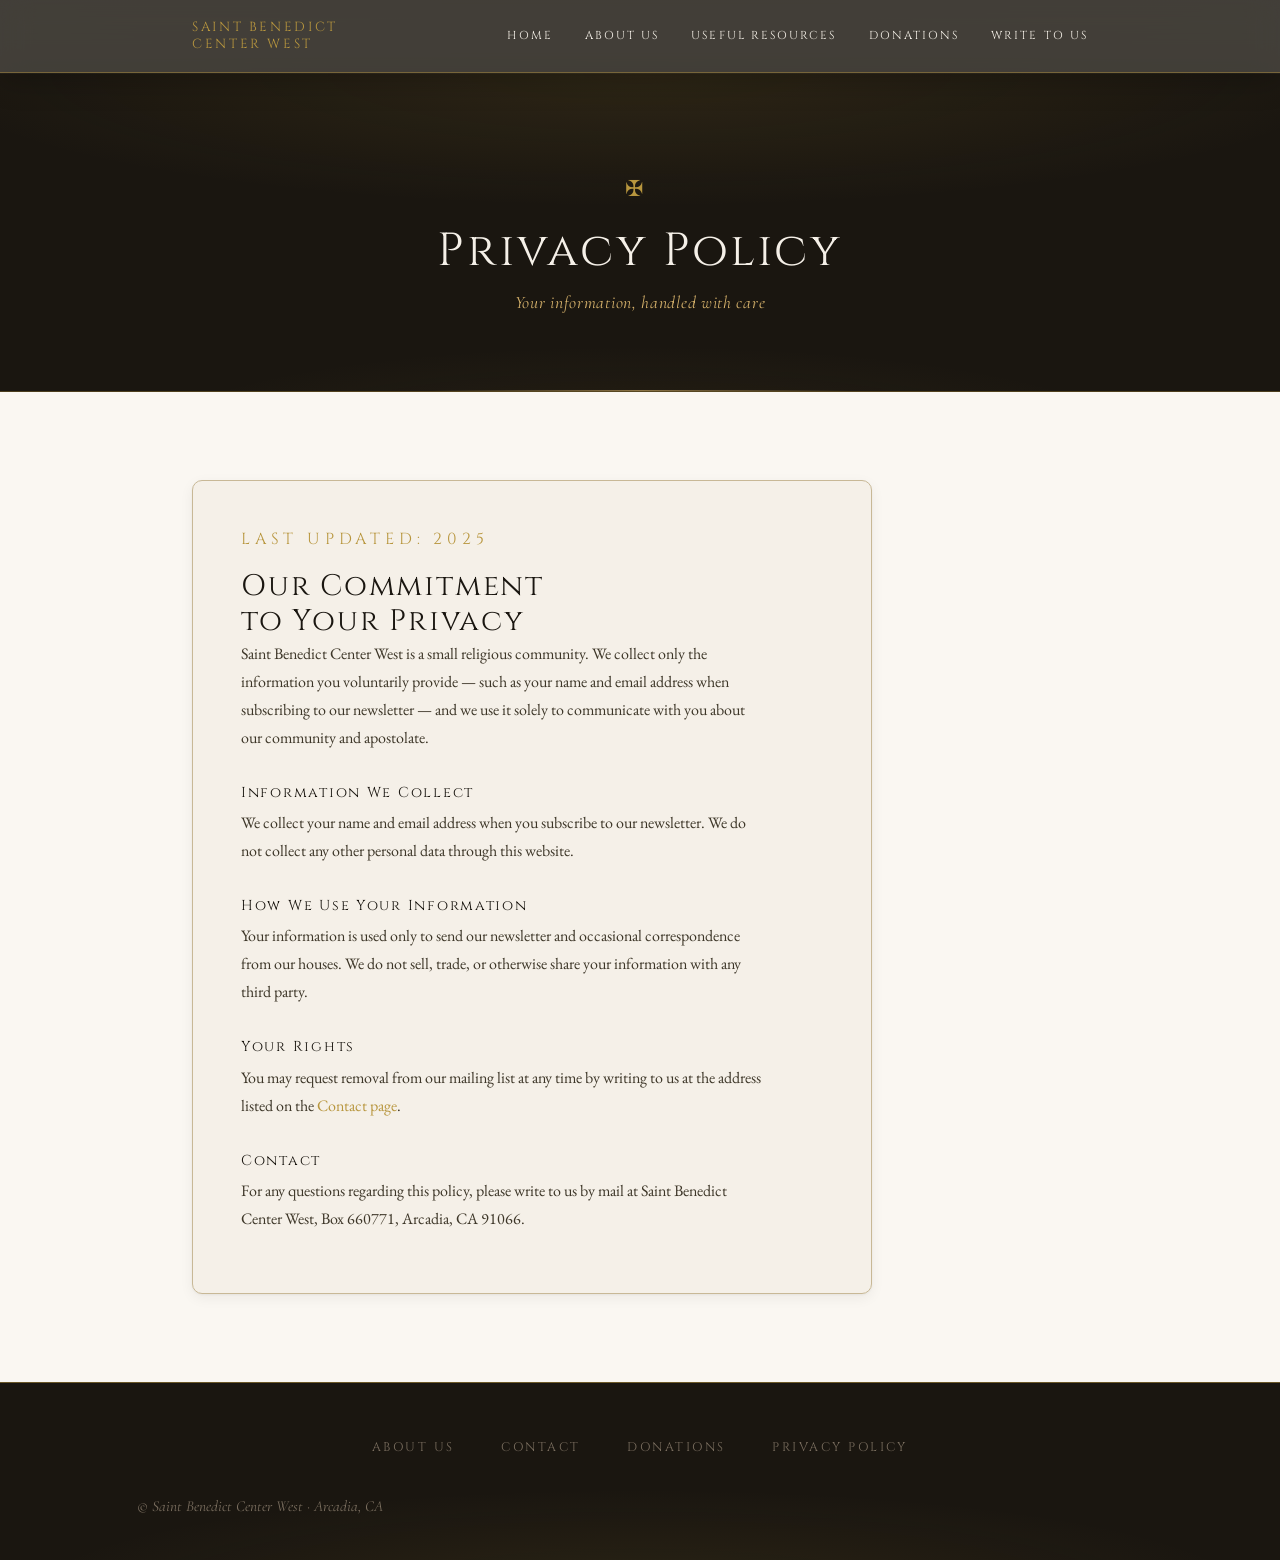
<file: privacy-policy.html>
<!DOCTYPE html>
<html lang="en">
<head>
  <meta charset="utf-8">
  <title>Privacy Policy — Saint Benedict Center West</title>
  <link rel="icon" type="img/png" href="templar_cross.png">
  <meta name="viewport" content="width=device-width, initial-scale=1.0">
  <link rel="stylesheet" href="style.css">
  <style>
    .policy-body { max-width: 680px; }
    .policy-body h3 {
      font-size: 0.9rem;
      letter-spacing: 0.12em;
      margin-top: 2rem;
      margin-bottom: 0.5rem;
    }
    .policy-body p { margin-bottom: 1rem; font-size: 1rem; }
    @media (max-width: 560px) {
      .policy-body { padding: 1.75rem 1.5rem !important; }
    }
  </style>
</head>
<body>

  <header>
    <nav>
      <a class="nav-brand" href="index.html">Saint Benedict<br>Center West</a>
      <div>
        <a href="index.html"><span class="nav-label">Home</span><svg class="nav-icon" viewBox="0 0 24 24" fill="none" stroke="currentColor" stroke-width="1.5" stroke-linecap="round" stroke-linejoin="round" aria-hidden="true"><path d="M4.5 10.5 12 4l7.5 6.5"/><path d="M6.5 9v9.5h11V9"/><path d="M10 18.5v-4.5h4v4.5"/></svg></a>
        <a href="about-us.html"><span class="nav-label">About Us</span><span class="nav-icon nav-icon--text" aria-hidden="true">SB</span></a>
        <a href="news.html"><span class="nav-label">USEFUL RESOURCES</span><svg class="nav-icon" viewBox="0 0 24 24" fill="none" stroke="currentColor" stroke-width="1.5" stroke-linecap="round" stroke-linejoin="round" aria-hidden="true"><path d="M12 6.5C10.4 5 8.2 4.3 5.5 4.3c-.7 0-1.3.05-1.8.15v13.6c.5-.1 1.1-.15 1.8-.15 2.7 0 4.9.7 6.5 2.2 1.6-1.5 3.8-2.2 6.5-2.2.7 0 1.3.05 1.8.15V4.45c-.5-.1-1.1-.15-1.8-.15-2.7 0-4.9.7-6.5 2.2Z"/><path d="M12 6.5v13.6"/></svg></a>
        <a href="donations.html"><span class="nav-label">Donations</span><svg class="nav-icon" viewBox="0 0 24 24" fill="none" stroke="currentColor" stroke-width="1.5" stroke-linecap="round" stroke-linejoin="round" aria-hidden="true"><path d="M12 10.9c-.7-.9-2.1-2.6-2.1-3.8 0-1 .8-1.9 1.8-1.9.8 0 1.3.4 1.6.9.3-.5.9-.9 1.6-.9 1 0 1.8.8 1.8 1.9 0 1.2-1.4 2.9-2.1 3.8l-1.3 1.4Z"/><path d="M11 14h2a2 2 0 1 0 0-4h-3c-.6 0-1.1.2-1.4.6L3 16"/><path d="m7 20 1.6-1.4c.3-.4.8-.6 1.4-.6h4c1.1 0 2.1-.4 2.8-1.2l4.6-4.4a2 2 0 0 0-2.5-2.9L14.5 12"/></svg></a>
        <a href="contact.html"><span class="nav-label">Write to Us</span><svg class="nav-icon" viewBox="0 0 24 24" fill="none" stroke="currentColor" stroke-width="1.5" stroke-linecap="round" stroke-linejoin="round" aria-hidden="true"><rect x="3.5" y="5.5" width="17" height="13" rx="1"/><path d="m4 7 8 6.4L20 7"/></svg></a>
      </div>
    </nav>
  </header>

  <div class="page-hero">
    <div class="cross">✠</div>
    <h1>Privacy Policy</h1>
    <p class="subtitle">Your information, handled with care</p>
  </div>

  <main>
    <section>
      <div class="policy-body" style="background: var(--parchment); border: 1px solid var(--rule); border-radius: var(--radius-md); box-shadow: var(--shadow-sm); padding: 2.75rem 3rem;">
        <p class="section-label">Last updated: 2025</p>
        <h2>Our Commitment to Your Privacy</h2>

        <p>Saint Benedict Center West is a small religious community. We collect only the information you voluntarily provide — such as your name and email address when subscribing to our newsletter — and we use it solely to communicate with you about our community and apostolate.</p>

        <h3>Information We Collect</h3>
        <p>We collect your name and email address when you subscribe to our newsletter. We do not collect any other personal data through this website.</p>

        <h3>How We Use Your Information</h3>
        <p>Your information is used only to send our newsletter and occasional correspondence from our houses. We do not sell, trade, or otherwise share your information with any third party.</p>

        <h3>Your Rights</h3>
        <p>You may request removal from our mailing list at any time by writing to us at the address listed on the <a href="contact.html">Contact page</a>.</p>

        <h3>Contact</h3>
        <p>For any questions regarding this policy, please write to us by mail at Saint Benedict Center West, Box 660771, Arcadia, CA 91066.</p>
      </div>
    </section>
  </main>

  <footer>
    <div>
      <a href="about-us.html">About Us</a>
      <a href="contact.html">Contact</a>
      <a href="donations.html">Donations</a>
      <a href="privacy-policy.html">Privacy Policy</a>
    </div>
    <p class="footer-copy">© Saint Benedict Center West · Arcadia, CA</p>
  </footer>

</body>
</html>
</file>
<file: style.css>
/* =============================================
   SAINT BENEDICT CENTER WEST — SHARED STYLES
   Aesthetic: Sacred / Editorial / Refined
   ============================================= */

@import url('https://fonts.googleapis.com/css2?family=EB+Garamond:ital,wght@0,400;0,500;0,600;1,400;1,500&family=Cormorant+Garamond:ital,wght@0,300;0,400;0,600;1,300;1,400&family=Cinzel:wght@400;600&display=swap');

/* ── Reset & Base ── */
*, *::before, *::after { box-sizing: border-box; margin: 0; padding: 0; }

:root {
  --parchment:   #f5f0e8;
  --cream:       #faf7f2;
  --ink:         #1a1610;
  --ink-soft:    #3d3628;
  --ink-muted:   #7a6e5f;
  --gold:        #b8963e;
  --gold-light:  #d4b06a;
  --gold-pale:   #ede0c4;
  --rule:        #c8b896;
  --red-sacred:  #8b1a1a;

  --font-display: 'Cinzel', serif;
  --font-body:    'EB Garamond', serif;
  --font-italic:  'Cormorant Garamond', serif;

  /* ── Modern design tokens ── */
  --radius-sm:   6px;
  --radius-md:   10px;
  --shadow-sm:   0 1px 3px rgba(26,22,16,0.05), 0 4px 14px rgba(26,22,16,0.06);
  --shadow-md:   0 2px 6px rgba(26,22,16,0.06), 0 12px 32px rgba(26,22,16,0.1);
  --shadow-gold: 0 0 0 1px rgba(184,150,62,0.22), 0 10px 34px rgba(184,150,62,0.14);
  --ease:        cubic-bezier(0.22, 1, 0.36, 1);

  --nav-height: 72px;
  --max-width: 960px;
  --section-gap: clamp(3.5rem, 8vw, 5.5rem);
}

html { scroll-behavior: smooth; }

body {
  background-color: var(--cream);
  background-image:
    radial-gradient(ellipse 120% 55% at 50% -12%, rgba(184,150,62,0.06) 0%, transparent 60%);
  background-attachment: fixed;
  color: var(--ink);
  font-family: var(--font-body);
  font-size: 18px;
  line-height: 1.75;
  -webkit-font-smoothing: antialiased;
  text-rendering: optimizeLegibility;
}

::selection { background: var(--gold); color: var(--ink); }

a:focus-visible,
button:focus-visible,
input:focus-visible,
.cta:focus-visible {
  outline: 2px solid var(--gold);
  outline-offset: 3px;
  border-radius: 2px;
}

/* ── Motion ── */
@keyframes fadeUp {
  from { opacity: 0; transform: translateY(14px); }
  to   { opacity: 1; transform: translateY(0); }
}
@keyframes fadeIn {
  from { opacity: 0; }
  to   { opacity: 1; }
}
@media (prefers-reduced-motion: reduce) {
  *, *::before, *::after {
    animation-duration: 0.01ms !important;
    animation-iteration-count: 1 !important;
    transition-duration: 0.01ms !important;
    scroll-behavior: auto !important;
  }
}

/* ── Typography ── */
h1, h2, h3 {
  font-family: var(--font-display);
  font-weight: 400;
  letter-spacing: 0.06em;
  line-height: 1.2;
  color: var(--ink);
  text-wrap: balance;
}

h1 { font-size: clamp(1.9rem, 4.5vw, 2.9rem); }
h2 { font-size: clamp(1.35rem, 2.8vw, 1.85rem); }
h3 { font-size: 1.1rem; }

p { color: var(--ink-soft); max-width: 65ch; }
em { font-family: var(--font-italic); font-style: italic; color: var(--red-sacred); }

a {
  color: var(--gold);
  text-decoration: none;
  transition: color 0.25s var(--ease);
}
a:hover { color: var(--red-sacred); }

/* ── Ornamental Rule ── */
.ornament {
  display: flex;
  align-items: center;
  gap: 1rem;
  margin: 1.5rem 0;
  color: var(--gold);
}
.ornament::before,
.ornament::after {
  content: '';
  flex: 1;
  height: 1px;
  background: linear-gradient(90deg, transparent, var(--rule), transparent);
}

/* ── Navigation (glass) ── */
header {
  position: sticky;
  top: 0;
  z-index: 100;
  background: rgba(26,22,16,0.82);
  -webkit-backdrop-filter: blur(14px) saturate(1.15);
  backdrop-filter: blur(14px) saturate(1.15);
  border-bottom: 1px solid rgba(184,150,62,0.45);
  box-shadow: 0 1px 0 rgba(250,247,242,0.04), 0 8px 30px rgba(0,0,0,0.22);
}

nav {
  max-width: var(--max-width);
  margin: 0 auto;
  padding: 0 2rem;
  height: var(--nav-height);
  display: flex;
  align-items: center;
  justify-content: space-between;
}

.nav-brand {
  font-family: var(--font-display);
  font-size: 0.825rem; /* +10% (was 0.75rem) */
  letter-spacing: 0.2em;
  color: var(--gold);
  text-transform: uppercase;
  text-decoration: none;
  line-height: 1.3;
  transition: color 0.25s var(--ease);
}
.nav-brand:hover { color: var(--gold-light); }

nav > div {
  display: flex;
  gap: 2rem;
  align-items: center;
}

nav > div a {
  position: relative;
  font-family: var(--font-display);
  font-size: 0.72rem;
  letter-spacing: 0.18em;
  text-transform: uppercase;
  color: var(--parchment);
  padding: 0.4rem 0;
  transition: color 0.25s var(--ease);
}

nav > div a::after {
  content: '';
  position: absolute;
  left: 0;
  right: 0;
  bottom: 0;
  height: 1px;
  background: var(--gold-light);
  transform: scaleX(0);
  transform-origin: left center;
  transition: transform 0.3s var(--ease);
}

nav > div a:hover { color: var(--gold-light); }
nav > div a:hover::after,
nav > div a[aria-current="page"]::after { transform: scaleX(1); }
nav > div a[aria-current="page"] { color: var(--gold-light); }

/* ── Page Hero ── */
.page-hero {
  position: relative;
  background-color: var(--ink);
  background-image:
    radial-gradient(ellipse 80% 60% at 50% 0%, rgba(184,150,62,0.12) 0%, transparent 70%),
    radial-gradient(ellipse 60% 45% at 50% 115%, rgba(184,150,62,0.08) 0%, transparent 65%);
  padding: clamp(4rem, 9vw, 6rem) 2rem clamp(3rem, 7vw, 4.5rem);
  text-align: center;
  border-bottom: 1px solid rgba(184,150,62,0.3);
  overflow: hidden;
}

.page-hero::after {
  content: '';
  position: absolute;
  left: 50%;
  bottom: 0;
  transform: translateX(-50%);
  width: min(420px, 70%);
  height: 1px;
  background: linear-gradient(90deg, transparent, rgba(212,176,106,0.6), transparent);
}

.page-hero h1 {
  color: var(--parchment);
  margin-bottom: 0.5rem;
  animation: fadeUp 0.8s var(--ease) both;
}

.page-hero .subtitle {
  font-family: var(--font-italic);
  font-style: italic;
  color: var(--gold-light);
  font-size: 1.1rem;
  letter-spacing: 0.04em;
  max-width: 100%;
  margin-left: auto;
  margin-right: auto;
  animation: fadeUp 0.8s var(--ease) 0.12s both;
}

.page-hero .cross {
  color: var(--gold);
  font-size: 1.4rem;
  margin-bottom: 1rem;
  letter-spacing: 0.5em;
  animation: fadeIn 1s var(--ease) both;
}

/* ── Main Content Sections ── */
main {
  max-width: var(--max-width);
  margin: 0 auto;
  padding: 0 2rem;
}

section {
  padding: var(--section-gap) 0;
  border-bottom: 1px solid var(--gold-pale);
}

/* Keep the simple fade for pages without scroll choreography; on index the
   .scroll-part class takes over so we don't double-animate. */
section {
  animation: fadeUp 0.9s var(--ease) both;
}

section.scroll-part {
  animation: none;
}

section:last-of-type { border-bottom: none; }

.section-label {
  font-family: var(--font-display);
  font-size: 0.65rem;
  letter-spacing: 0.3em;
  text-transform: uppercase;
  color: var(--gold);
  margin-bottom: 1rem;
}

/* ── CTA Button ── */
.cta {
  display: inline-block;
  font-family: var(--font-display);
  font-size: 0.7rem;
  letter-spacing: 0.22em;
  text-transform: uppercase;
  color: var(--ink) !important;
  background: linear-gradient(160deg, var(--gold-light) 0%, var(--gold) 55%);
  border: 1px solid rgba(26,22,16,0.12);
  border-radius: var(--radius-sm);
  padding: 0.85rem 2.1rem;
  cursor: pointer;
  box-shadow: var(--shadow-sm);
  transition: background 0.25s var(--ease), transform 0.2s var(--ease), box-shadow 0.25s var(--ease);
  text-decoration: none;
}

.cta:hover {
  background: linear-gradient(160deg, #e0bd7a 0%, var(--gold-light) 55%);
  color: var(--ink) !important;
  transform: translateY(-2px);
  box-shadow: var(--shadow-md);
}

.cta:active { transform: translateY(0); box-shadow: var(--shadow-sm); }

.cta--ghost {
  background: transparent;
  color: var(--gold) !important;
  border: 1px solid var(--gold);
  box-shadow: none;
}

.cta--ghost:hover {
  background: rgba(184,150,62,0.08);
  color: var(--gold) !important;
  box-shadow: var(--shadow-sm);
}

/* ── Newsletter / Contact Section ── */
.contact-section {
  background:
    radial-gradient(ellipse 90% 60% at 50% 0%, rgba(212,176,106,0.12) 0%, transparent 65%),
    var(--parchment);
  border-radius: var(--radius-md);
  padding: 3.5rem 2.5rem !important;
  margin-top: 1rem;
  border: 1px solid var(--rule) !important;
  box-shadow: var(--shadow-sm);
  text-align: center;
}

.contact-section h2 {
  margin-bottom: 0.3rem;
}

.contact-section .tagline {
  font-family: var(--font-italic);
  font-style: italic;
  color: var(--ink-muted);
  font-size: 0.95rem;
  margin-bottom: 2rem;
}

.form-name-email {
  display: flex;
  gap: 1.5rem;
  margin-bottom: 1.25rem;
  justify-content: center;
  flex-wrap: wrap;
}

.form-column {
  display: flex;
  flex-direction: column;
  gap: 0.4rem;
  min-width: 200px;
  flex: 1;
  max-width: 280px;
  text-align: left;
}

label {
  font-family: var(--font-display);
  font-size: 0.65rem;
  letter-spacing: 0.2em;
  text-transform: uppercase;
  color: var(--ink-muted);
}

input[type="text"],
input[type="email"] {
  background: var(--cream);
  border: 1px solid var(--rule);
  border-radius: var(--radius-sm);
  padding: 0.7rem 1rem;
  font-family: var(--font-body);
  font-size: 1rem;
  color: var(--ink);
  outline: none;
  box-shadow: inset 0 1px 3px rgba(26,22,16,0.04);
  transition: border-color 0.25s var(--ease), box-shadow 0.25s var(--ease);
}

input[type="text"]:focus,
input[type="email"]:focus {
  border-color: var(--gold);
  box-shadow: 0 0 0 3px rgba(184,150,62,0.18);
}

input[type="submit"].cta {
  margin-top: 0.5rem;
}

/* ── Footer ── */
footer {
  background:
    radial-gradient(ellipse 80% 100% at 50% 120%, rgba(184,150,62,0.1) 0%, transparent 60%),
    var(--ink);
  border-top: 1px solid rgba(184,150,62,0.5);
  padding: 3rem 2rem 2.5rem;
  text-align: center;
}

footer > div {
  max-width: var(--max-width);
  margin: 0 auto;
  display: flex;
  justify-content: center;
  gap: 2.5rem;
  flex-wrap: wrap;
}

footer a {
  font-family: var(--font-display);
  font-size: 0.78rem; /* +20% (was 0.65rem) */
  letter-spacing: 0.2em;
  text-transform: uppercase;
  color: var(--ink-muted);
  padding: 0.4rem 0.2rem;
  transition: color 0.25s var(--ease);
}

footer a:hover { color: var(--gold); }

.footer-copy {
  margin-top: 1.75rem;
  font-size: 0.96rem; /* +20% (was 0.8rem) */
  color: var(--ink-muted);
  font-family: var(--font-italic);
  font-style: italic;
}

/* ── Responsive ── */
@media (max-width: 900px) {
  .page-hero { padding: 3.5rem 1.5rem 3rem; }
}

/* ── Mobile nav icons (hidden on desktop) ── */
.nav-icon { display: none; }

@media (max-width: 640px) {
  /* Single-row bar: brand on the left, icons on the right */
  nav {
    height: var(--nav-height);
    padding: 0 1.25rem;
    gap: 1rem;
  }
  .nav-brand {
    font-size: 0.72rem;
    letter-spacing: 0.16em;
    flex-shrink: 0;
  }
  nav > div {
    gap: 1.05rem;
    flex-wrap: nowrap;
  }
  /* Swap text labels for minimal line icons */
  nav > div a { padding: 0.35rem 0.15rem; }
  nav > div a .nav-label { display: none; }
  nav > div a .nav-icon {
    display: block;
    width: 21px;
    height: 21px;
  }
  /* Typographic "SB" icon inherits Cinzel + link colors */
  nav > div a .nav-icon--text {
    width: auto;
    height: auto;
    font-family: var(--font-display);
    font-size: 0.78rem;
    font-weight: 600;
    letter-spacing: 0.1em;
  }
  /* Underglow accent instead of the 1px underline at icon size */
  nav > div a::after {
    height: 2px;
    background: linear-gradient(90deg, transparent, var(--gold-light), transparent);
    left: 10%;
    right: 10%;
  }
  .form-name-email { flex-direction: column; align-items: center; }
  .contact-section { padding: 2.5rem 1.25rem !important; }
  header { position: sticky; }
}

@media (max-width: 420px) {
  main { padding: 0 1.25rem; }
  .page-hero { padding: 3rem 1.25rem 2.5rem; }
}
</file>
